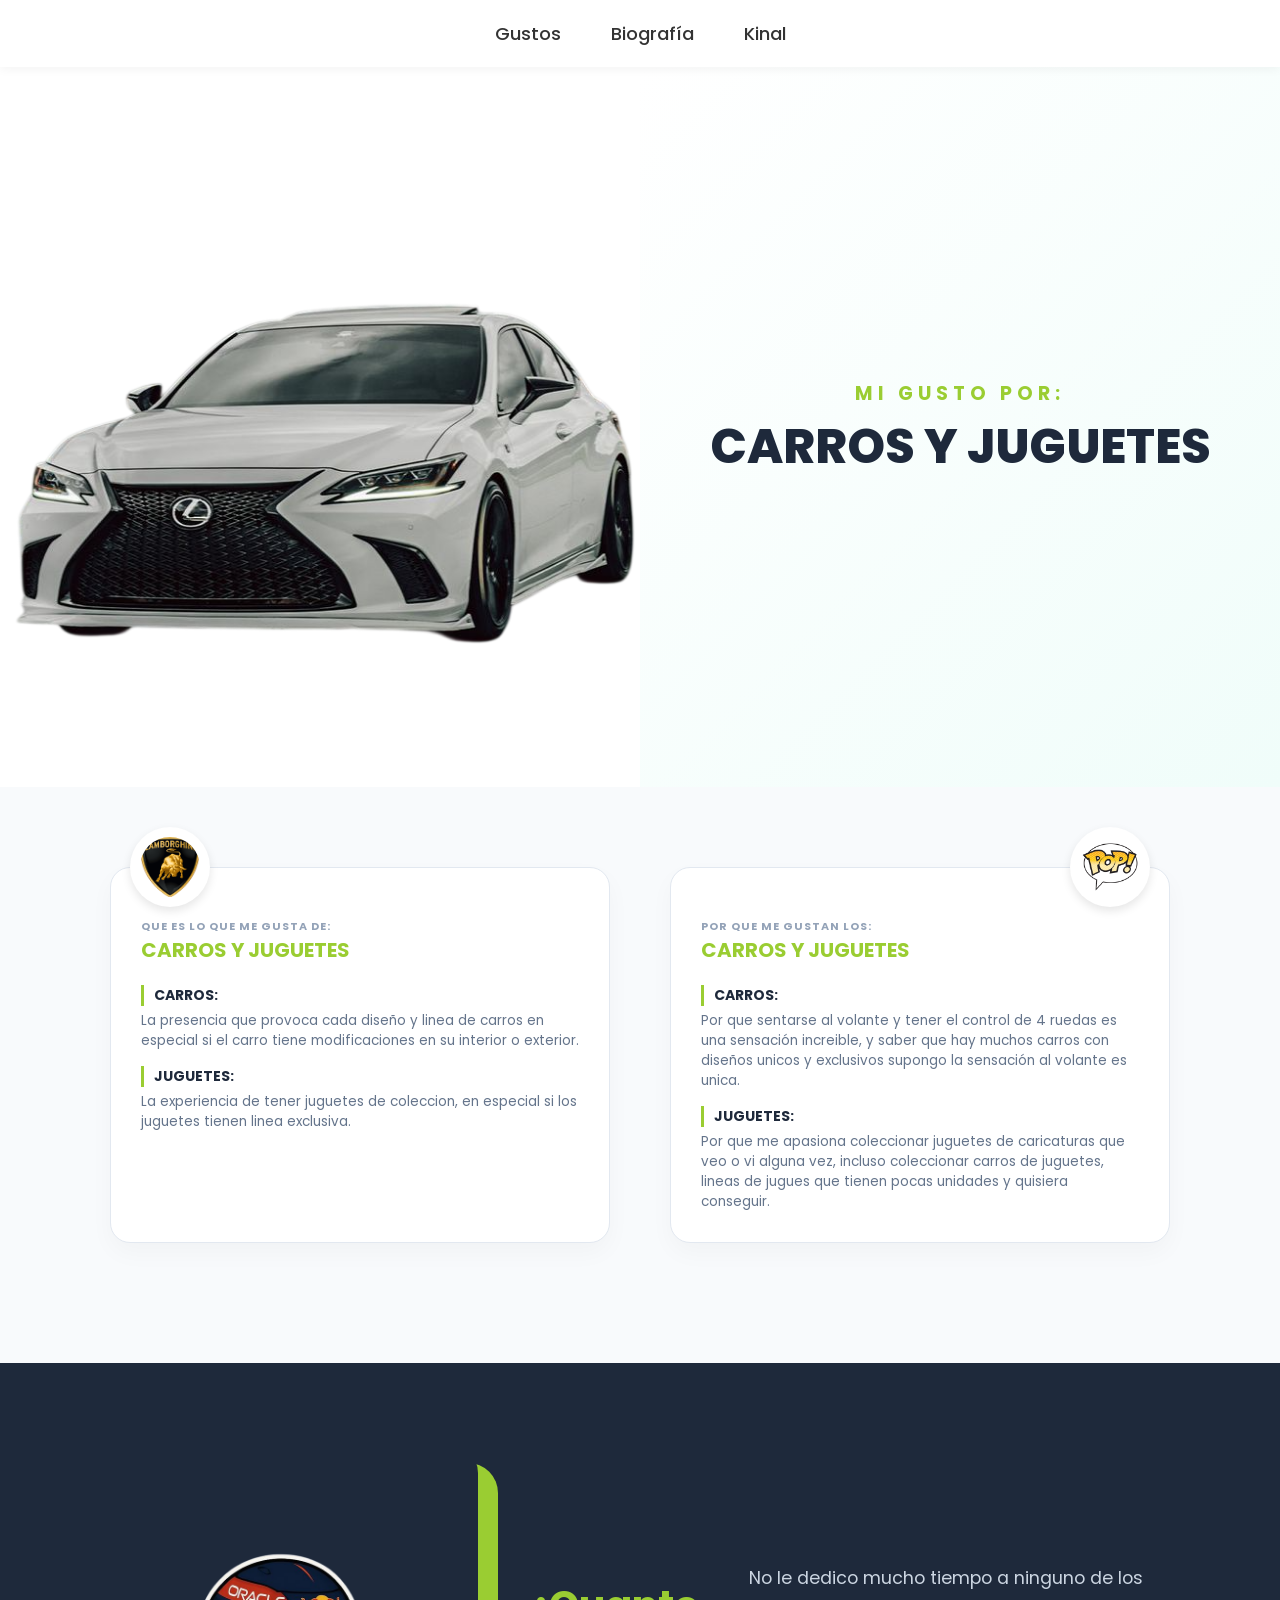
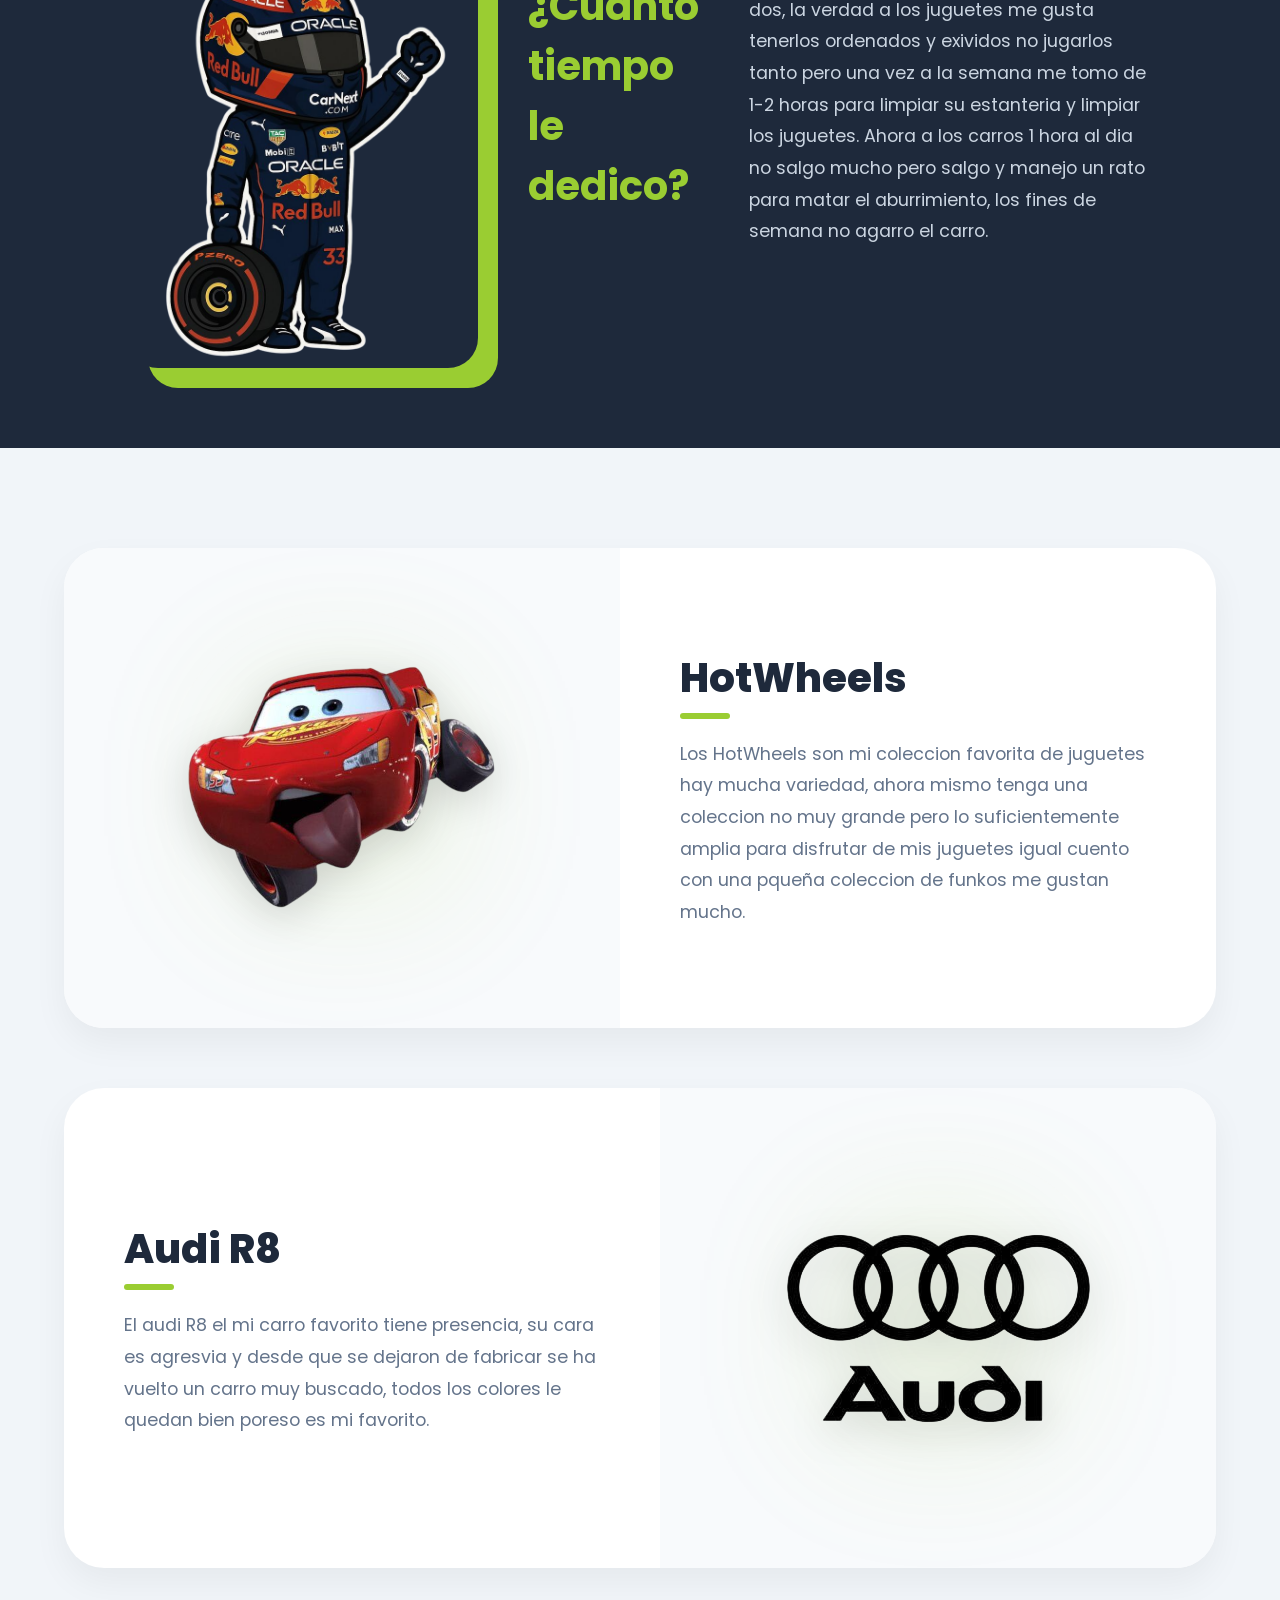
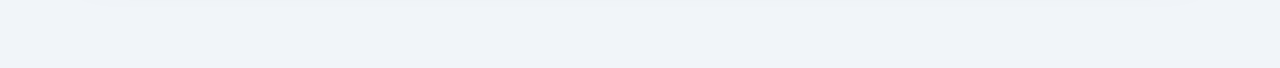
<file: assets/paginaUno/index.html>
<!DOCTYPE html>
<html lang="en">

<head>
    <meta charset="UTF-8">
    <meta name="viewport" content="width=device-width, initial-scale=1.0">
    <link rel="stylesheet" href="index.css">
    <link rel="stylesheet" href="https://cdn.jsdelivr.net/npm/bootstrap-icons@1.13.1/font/bootstrap-icons.min.css">
    <title>Mis Gustos</title>
</head>

<body>

    <div>
        <nav class="contenedor-encabezado">
            <input type="checkbox" id="menu">

            <label for="menu" class="menu-hamburguesa">
                <i class="bi bi-list"></i>
            </label>

            <ul>
                <li><a href="../paginaUno/index.html">Gustos</a></li>
                <li><a href="../paginaDos/biografia.html">Biografía</a></li>
                <li><a href="../paginaTres/kinal.html">Kinal</a></li>
            </ul>
        </nav>
    </div>

    <section>

        <div class="gusto">

            <div class="gusto-carrusel">
                <ul>
                    <li><img src="../img/carrusel1.png" alt="Imagen 1"></li>
                    <li><img src="../img/carrusel2.png" alt="Imagen 2"></li>
                    <li><img src="../img/carrusel3.png" alt="Imagen 3"></li>
                    <li><img src="../img/carrusel4.png" alt="Imagen 4"></li>
                    <li><img src="../img/carrusel5.png" alt="Imagen 5"></li>
                </ul>
            </div>

            <div class="gusto-tema">
                <h1>MI GUSTO POR:</h1>
                <p>CARROS Y JUGUETES</p>
            </div>

        </div>

    </section>

    <section>

        <div class="quele-contenedor">

            <img src="../img/sobre1.png" alt="Logo Lamborguini">

            <div class="quele-gusta">
                <h1>QUE ES LO QUE ME GUSTA DE:</h1>
                <h2>CARROS Y JUGUETES</h2>
                <div class="explicacion">
                    <h5>CARROS:</h5>
                    <p>
                        La presencia que provoca cada diseño y linea de carros en especial si el carro tiene
                        modificaciones
                        en su interior o exterior.
                    </p>

                    <h5>JUGUETES:</h5>
                    <p>
                        La experiencia de tener juguetes de coleccion, en especial si los juguetes tienen linea
                        exclusiva.
                    </p>
                </div>
            </div>

        </div>

        <div class="porque-contenedor">

            <img src="../img/sobre2.png" alt="Logo Funko">

            <div class="porque-gusta">

                <h1>POR QUE ME GUSTAN LOS:</h1>
                <h2>CARROS Y JUGUETES</h2>
                <div class="explicacion">
                    <h5>CARROS:</h5>
                    <p>
                        Por que sentarse al volante y tener el control de 4 ruedas es una sensación increible, y saber
                        que
                        hay muchos carros con diseños unicos y exclusivos supongo la sensación al volante es unica.
                    </p>

                    <h5>JUGUETES:</h5>
                    <p>
                        Por que me apasiona coleccionar juguetes de caricaturas que veo o vi alguna vez, incluso
                        coleccionar
                        carros de juguetes, lineas de jugues que tienen pocas unidades y quisiera conseguir.
                    </p>
                </div>

            </div>

        </div>

    </section>

    <section>

        <div class="tiempo">

            <img src="../img/piloto.png" alt="">

            <h1>¿Cuanto tiempo le dedico?</h1>
            <p>
                No le dedico mucho tiempo a ninguno de los dos, la verdad a los juguetes me gusta tenerlos ordenados y
                exividos no jugarlos tanto pero una vez a la semana me tomo de 1-2 horas para limpiar su estanteria y
                limpiar los juguetes.

                Ahora a los carros 1 hora al dia no salgo mucho pero salgo y manejo un rato para matar el aburrimiento,
                los fines de semana no agarro el carro.
            </p>

        </div>

    </section>

    <section>

        <div class="info-extra">

            <div class="coleccion-fav">

                <div class="contenido-img">
                    <img src="../img/cars.png" alt="">
                </div>

                <div class="contenido-text">
                    <h1>HotWheels</h1>
                    <p>
                        Los HotWheels son mi coleccion favorita de juguetes hay mucha variedad, ahora mismo tenga una
                        coleccion no muy grande pero lo suficientemente amplia para disfrutar de mis juguetes igual cuento
                        con una pqueña coleccion de funkos me gustan mucho.
                    </p>
                </div>

            </div>

            <div class="carro-fav">

                <div class="contenido-text">
                    <h1>Audi R8</h1>
                    <p>
                        El audi R8 el mi carro favorito tiene presencia, su cara es agresvia y desde que se dejaron de
                        fabricar se ha vuelto un carro muy buscado, todos los colores le quedan bien poreso es mi favorito.
                    </p>
                </div>

                <div class="contenido-img">
                    <img src="../img/audi.png" alt="">
                </div>

            </div>

        </div>

    </section>

</body>

</html>
</file>
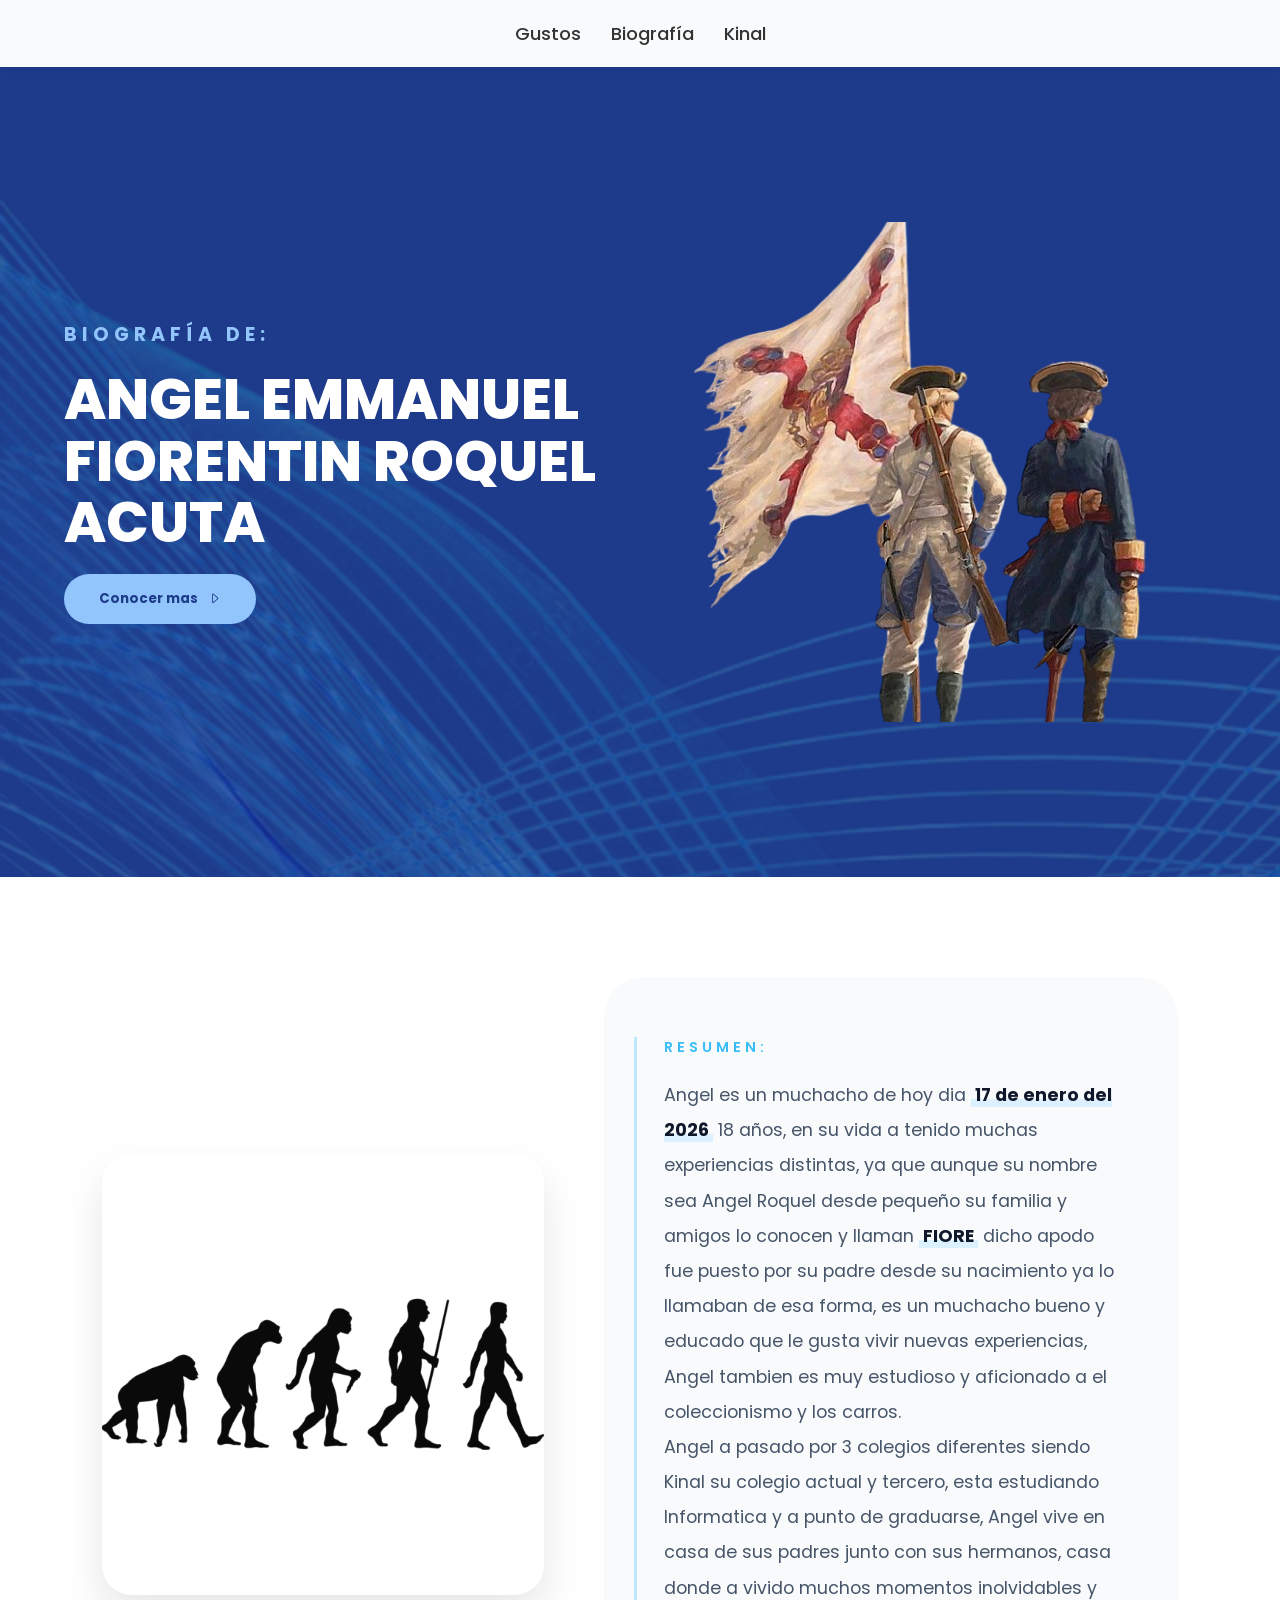
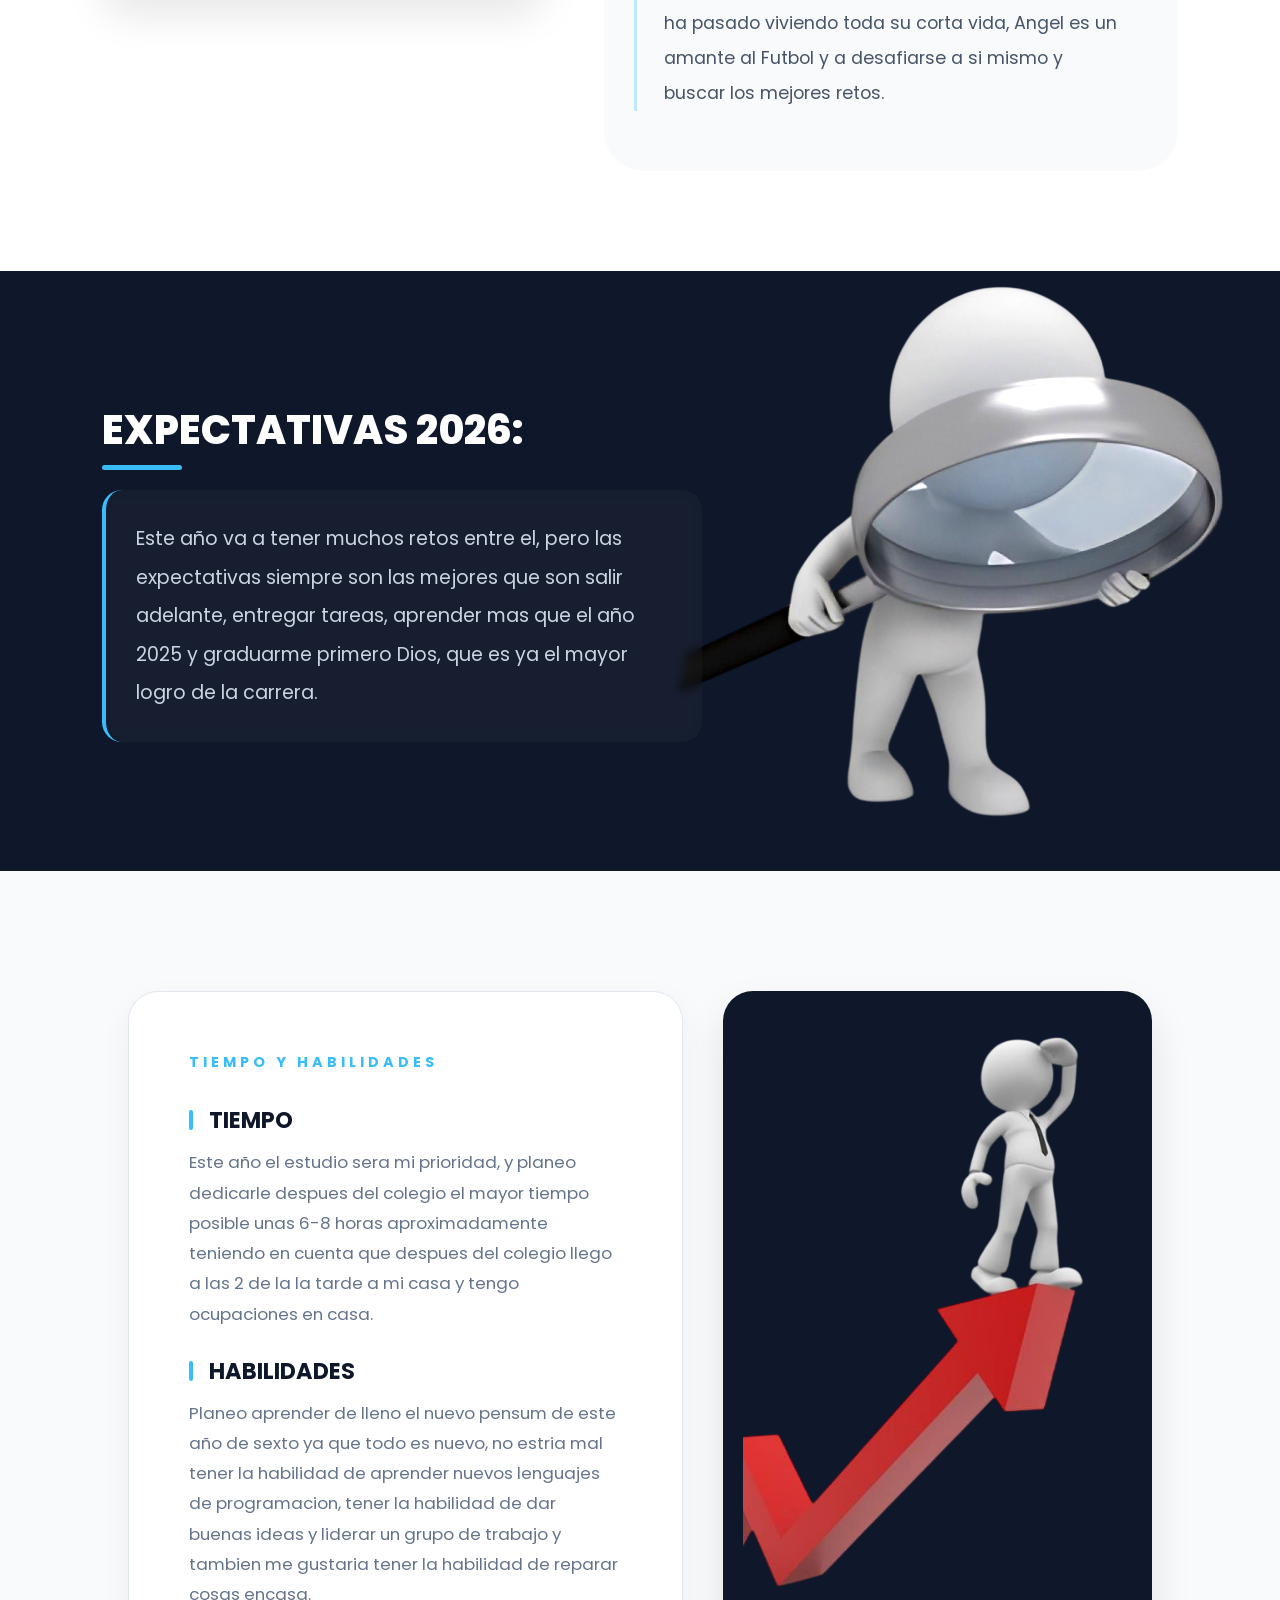
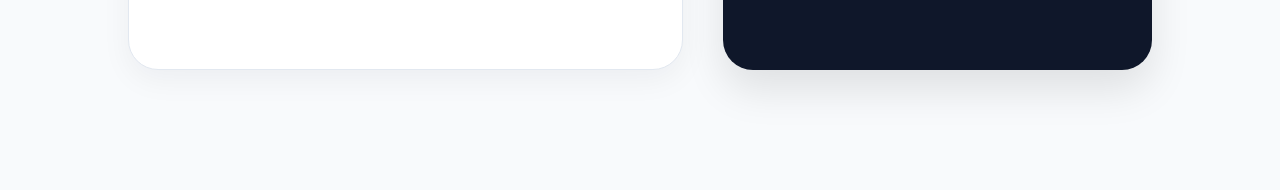
<file: assets/paginaDos/biografia.html>
<!DOCTYPE html>
<html lang="en">

<head>
    <meta charset="UTF-8">
    <meta name="viewport" content="width=device-width, initial-scale=1.0">
    <link rel="stylesheet" href="https://cdn.jsdelivr.net/npm/bootstrap-icons@1.13.1/font/bootstrap-icons.min.css">
    <link rel="stylesheet" href="biografia.css">
    <title>Biografía</title>
</head>

<body>

    <div>
        <nav class="contenedor-encabezado">
            <input type="checkbox" id="menu">
            <label for="menu" class="menu-hamburguesa">
                <i class="bi bi-list"></i>
            </label>

            <ul>
                <li><a href="../paginaUno/index.html">Gustos</a></li>
                <li><a href="biografia.html">Biografía</a></li>
                <li><a href="../paginaTres/kinal.html">Kinal</a></li>
            </ul>
        </nav>
    </div>

    <section class="primera-seccion">

        <div class="biografia-img-uno">
            <img src="../img/fondo1.png" alt="Imagen de Fondo de la seccion">
        </div>

        <div class="biografia">

            <div class="biografia-text">
                <h1>BIOGRAFÍA DE:</h1>
                <p>ANGEL EMMANUEL FIORENTIN ROQUEL ACUTA</p>

                <div class="biografia-boton">
                    <button><a href="#biografia-dos">Conocer mas <i class="bi bi-caret-right"></i></a></button>
                </div>
            </div>

            <div class="biografia-img">
                <img src="../img/biografia1.png" alt="Imagen delante">
            </div>

        </div>

    </section>

    <section class="segunda-seccion" id="biografia-dos">

        <div class="biografia-img-dos">
            <img src="../img/biografia2.png" alt="imgaen biografia">
        </div>

        <div class="informacion">
            <h1>RESUMEN:</h1>
            <p>
                Angel es un muchacho de hoy dia <strong>17 de enero del 2026</strong> 18 años, en su vida a tenido
                muchas experiencias distintas, ya que aunque su nombre sea Angel Roquel desde pequeño su familia y
                amigos lo conocen y llaman <strong>FIORE</strong> dicho apodo fue puesto por su padre desde su
                nacimiento ya lo llamaban de esa forma, es un muchacho bueno y educado que le gusta vivir nuevas
                experiencias, Angel tambien es muy estudioso y aficionado a el coleccionismo y los carros. <br> Angel a
                pasado por 3 colegios diferentes siendo Kinal su colegio actual y tercero, esta estudiando Informatica y
                a punto de graduarse, Angel vive en casa de sus padres junto con sus hermanos, casa donde a vivido
                muchos momentos inolvidables y ha pasado viviendo toda su corta vida, Angel es un amante al Futbol y a
                desafiarse a si mismo y buscar los mejores retos.
            </p>

        </div>

    </section>

    <section class="tercera-seccion">

        <div class="expectativas">

            <h1>EXPECTATIVAS 2026:</h1>
            <P>
                Este año va a tener muchos retos entre el, pero las expectativas siempre son las mejores que son salir
                adelante, entregar tareas, aprender mas que el año 2025 y graduarme primero Dios, que es ya el mayor
                logro de la carrera.
            </P>

        </div>

        <div class="img-expectativas">
            <img src="../img/biografia4.png" alt="Imagen seccion de expectativa">
        </div>

    </section>

    <section class="cuarta-seccion">

        <div class="informacion-estudio">
            <h1>TIEMPO Y HABILIDADES</h1>
            <H2>TIEMPO</H2>
            <P>
                Este año el estudio sera mi prioridad, y planeo dedicarle despues del colegio el mayor tiempo posible
                unas 6-8 horas aproximadamente teniendo en cuenta que despues del colegio llego a las 2 de la la tarde a
                mi casa y tengo ocupaciones en casa.
            </P>
            <H2>HABILIDADES</H2>
            <P>
                Planeo aprender de lleno el nuevo pensum de este año de sexto ya que todo es nuevo, no estria mal
                tener la habilidad de aprender nuevos lenguajes de programacion, tener la habilidad de dar buenas ideas
                y liderar un grupo de trabajo y tambien me gustaria tener la habilidad
                de reparar cosas encasa.
            </P>
        </div>

        <div class="img-habilidades">
            <img src="../img/biografia6.png" alt="">
        </div>

    </section>

</body>

</html>
</file>
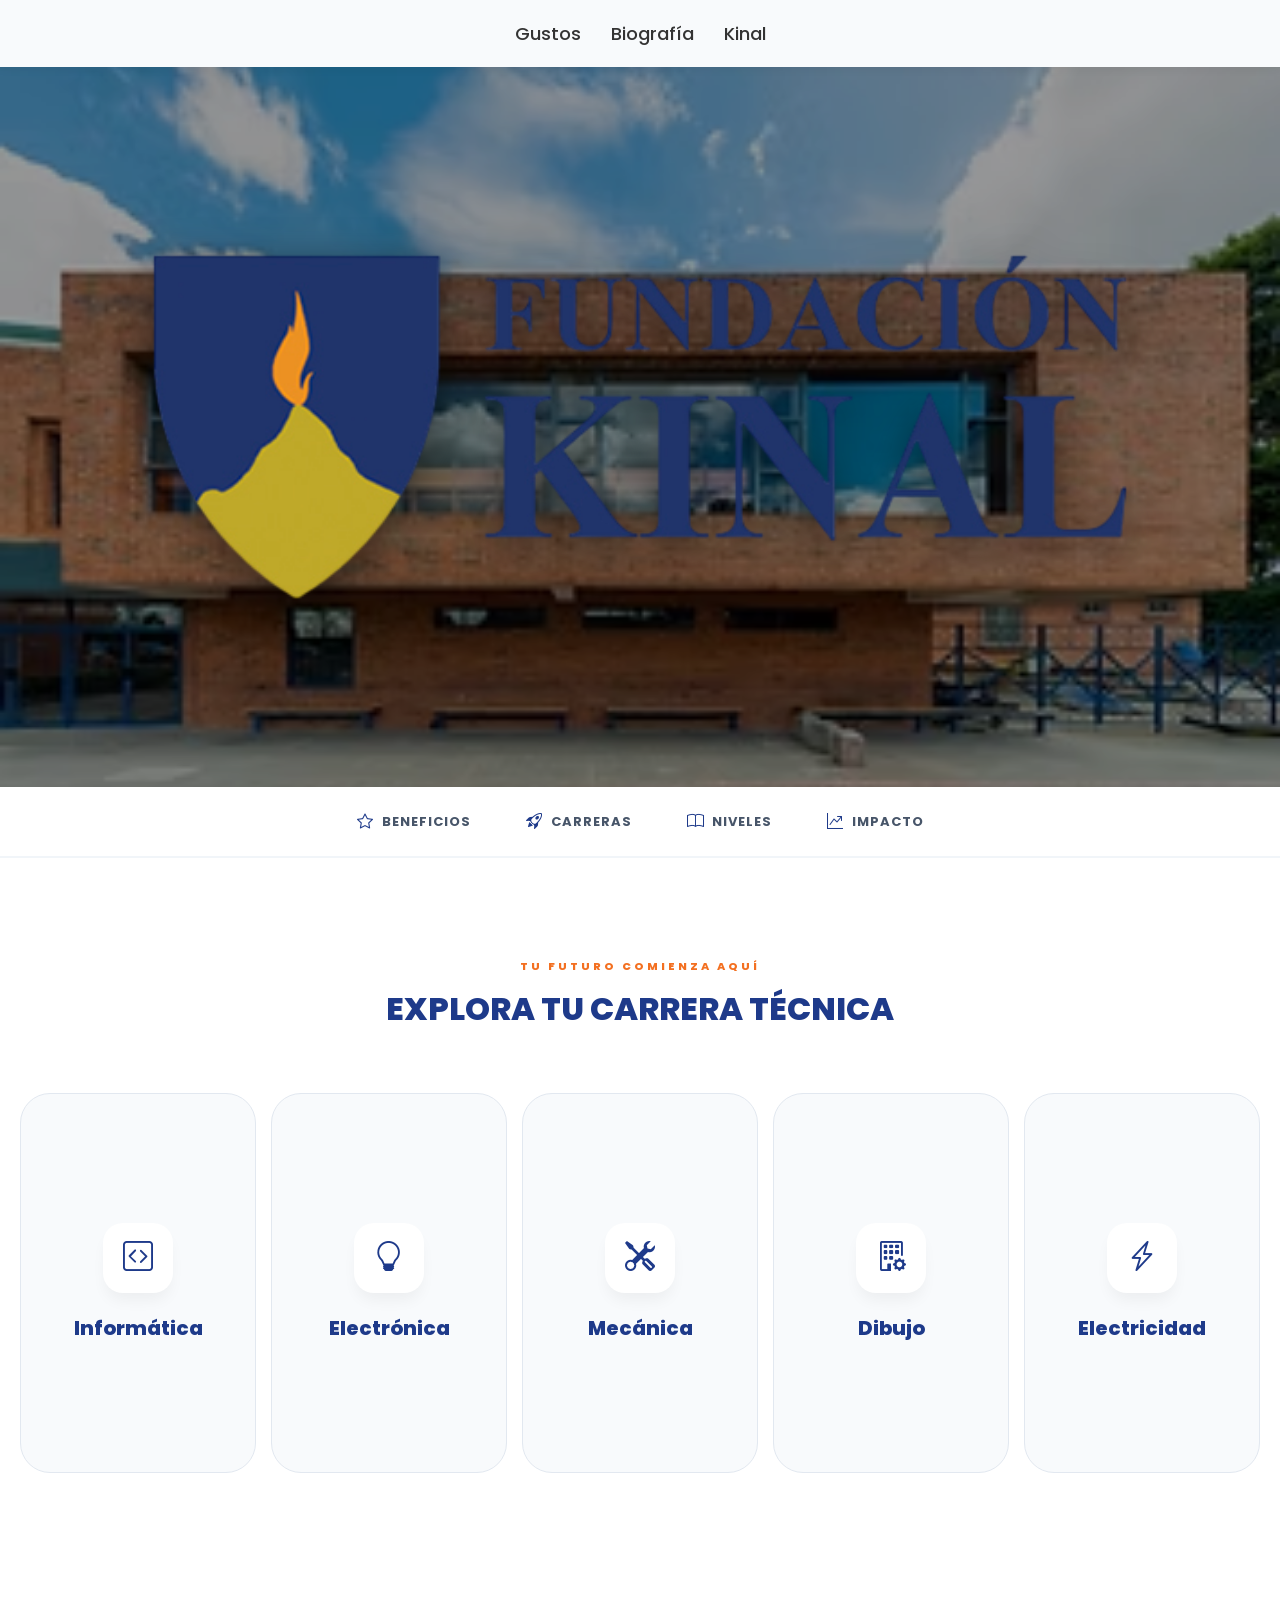
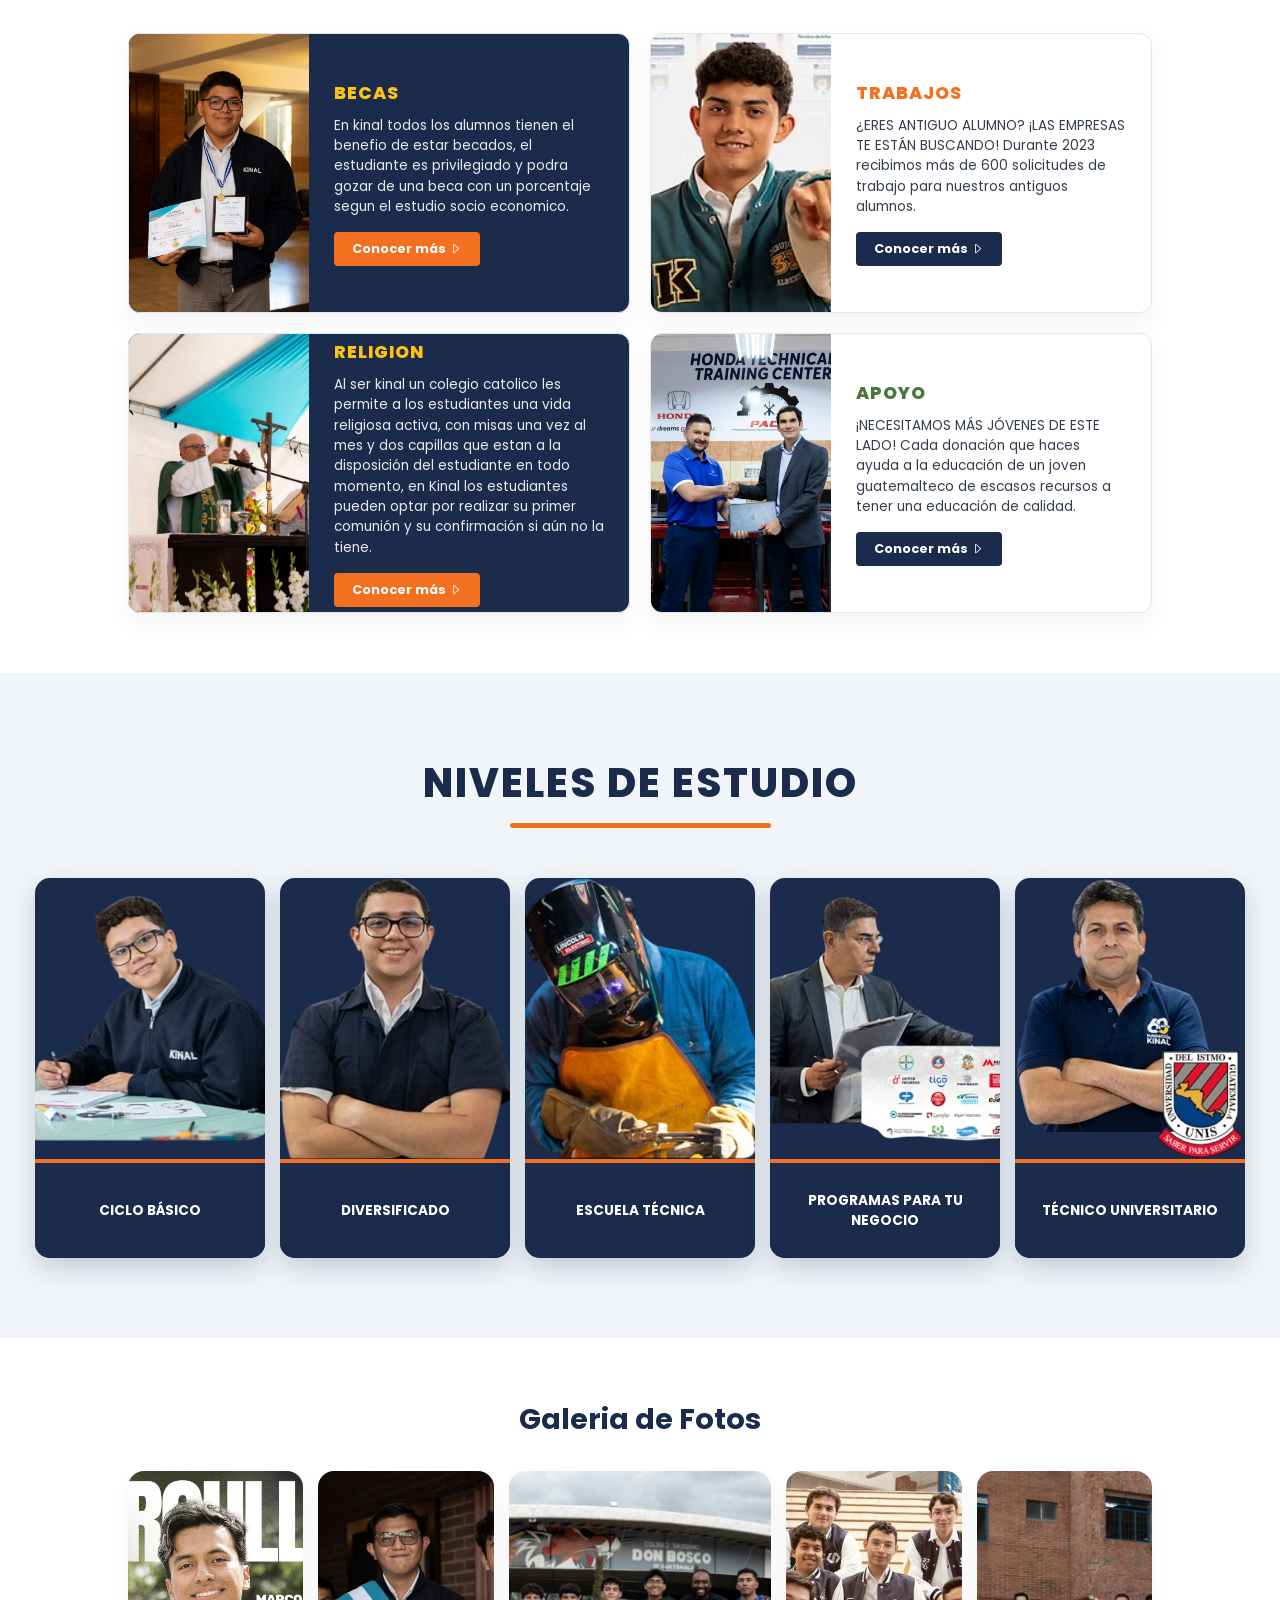
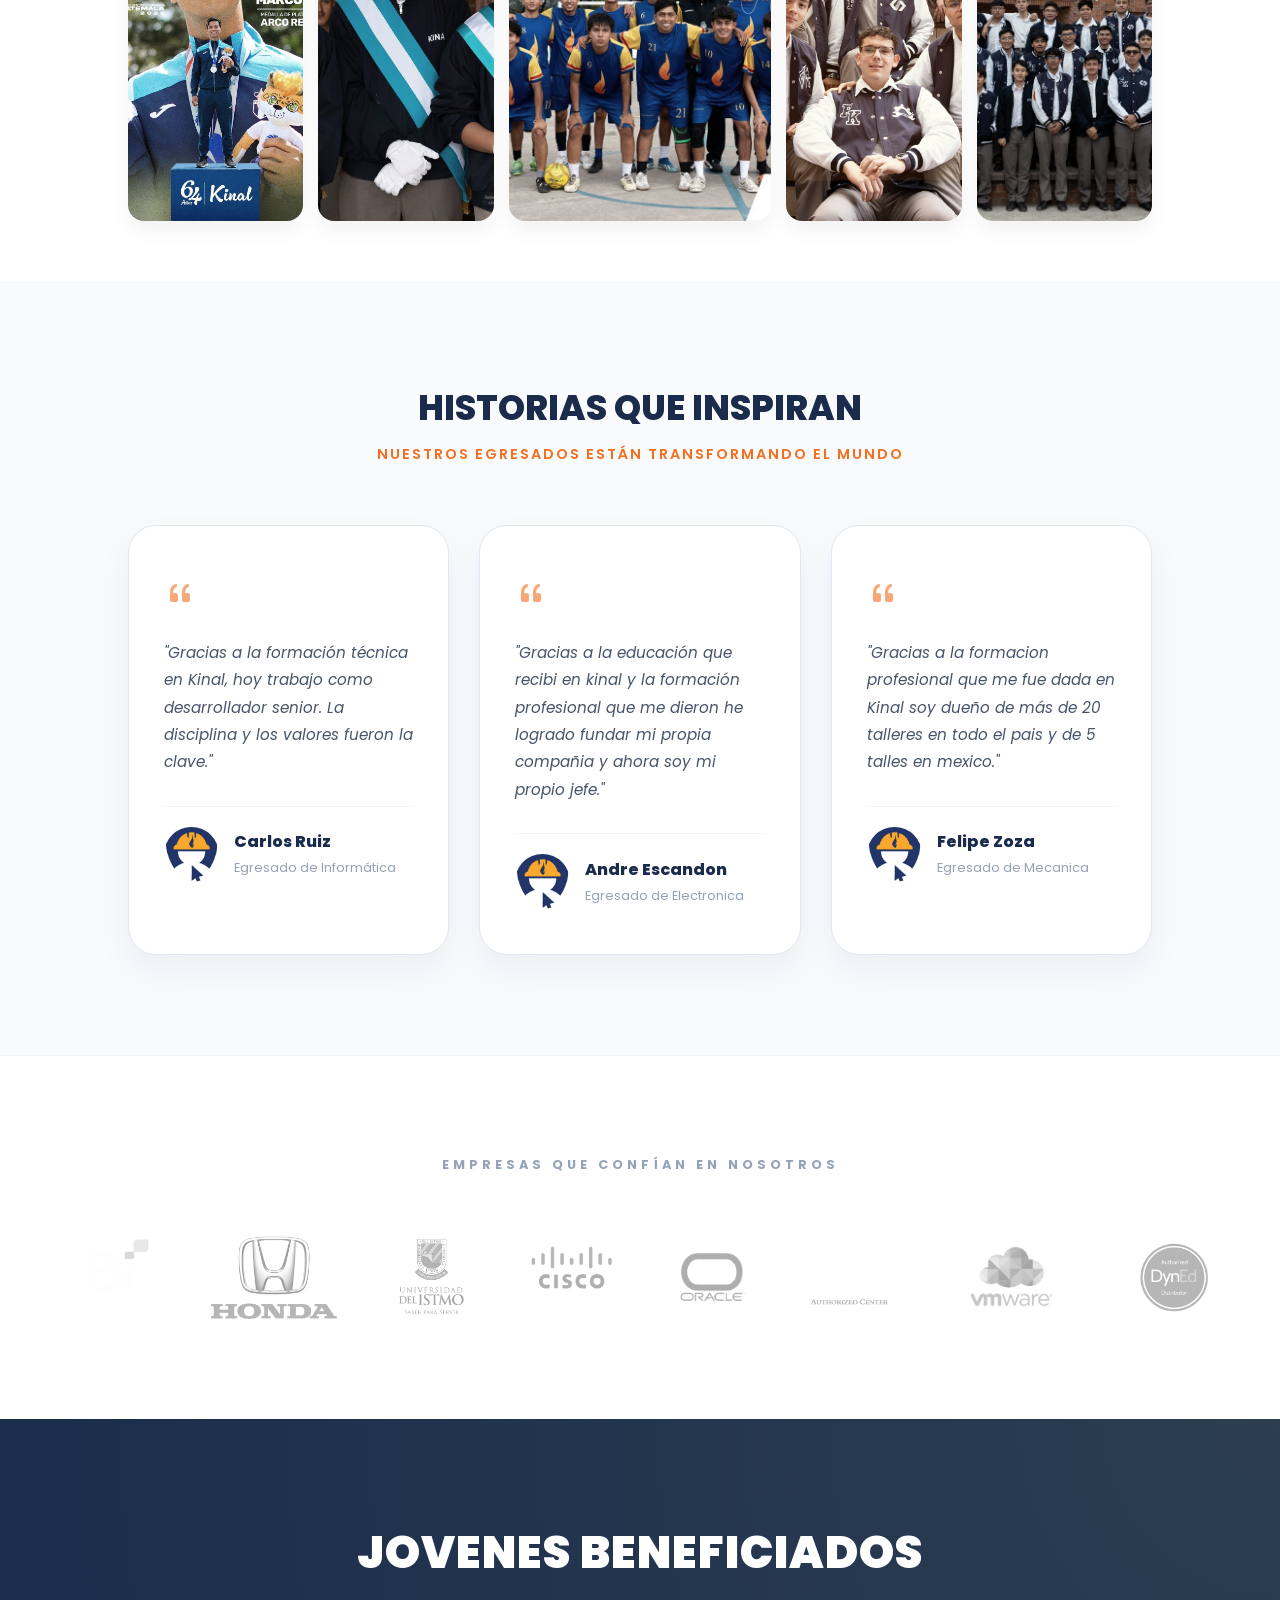
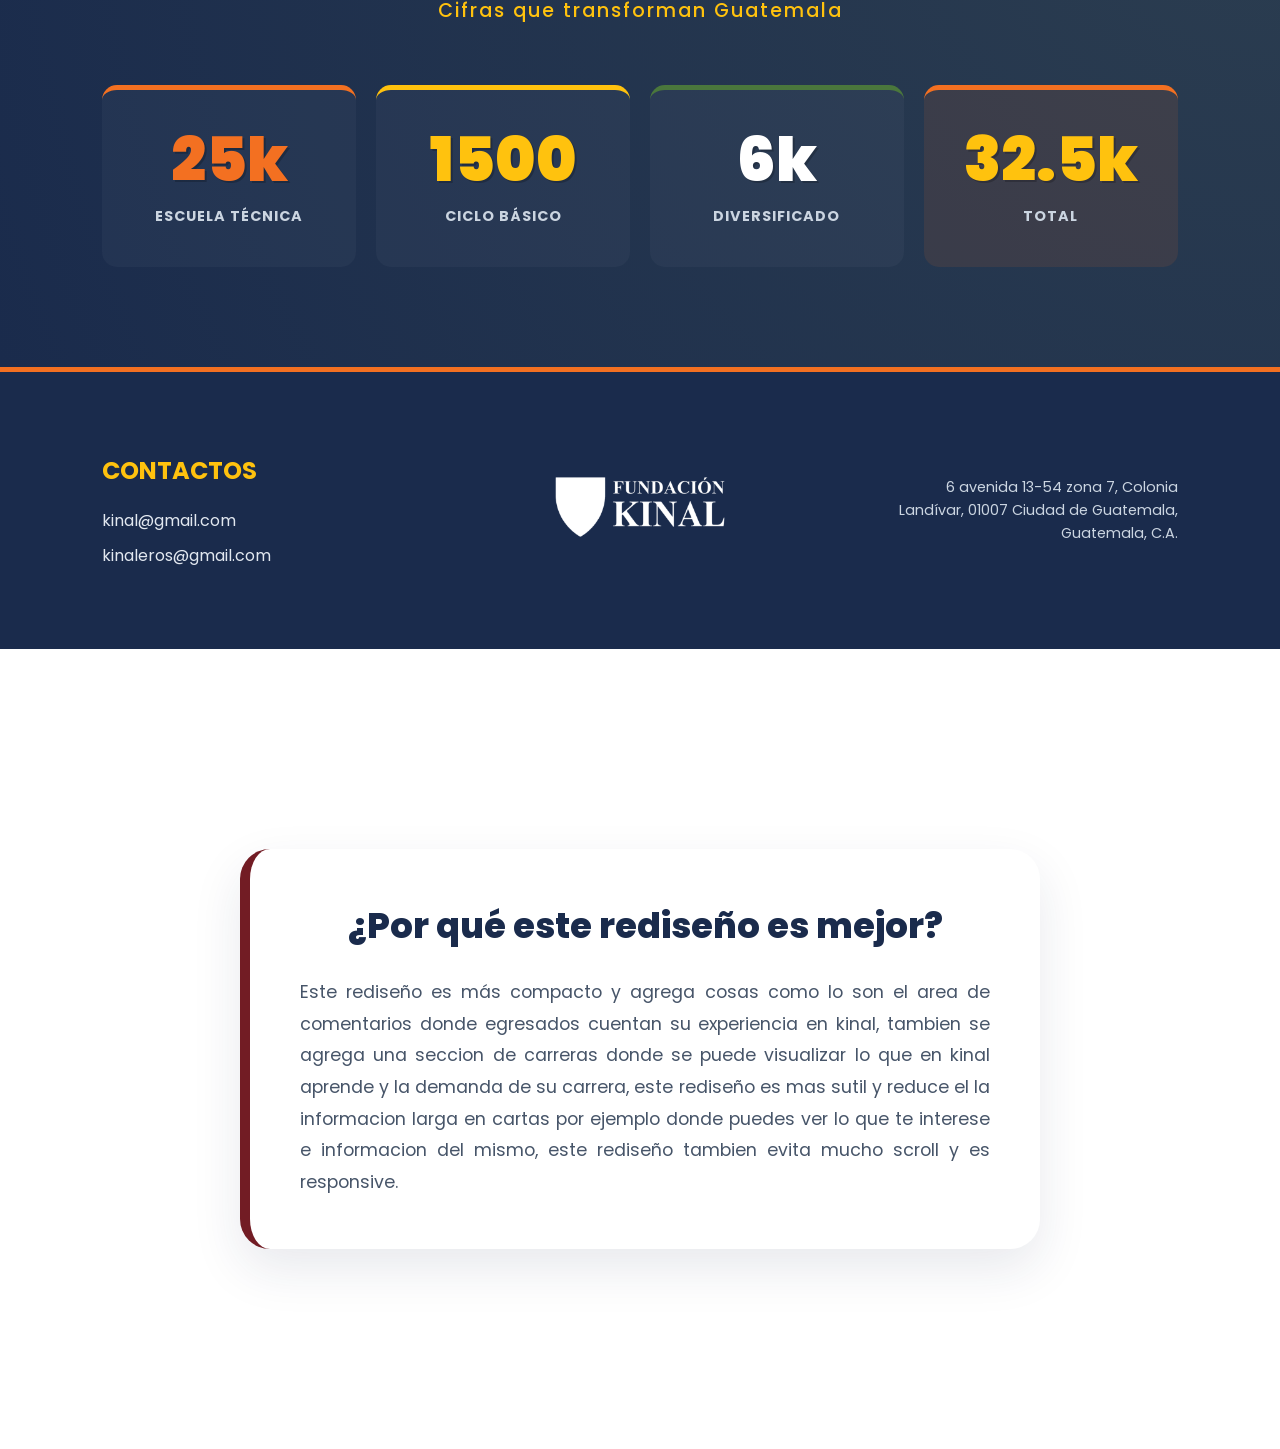
<file: assets/paginaTres/kinal.html>
<!DOCTYPE html>
<html lang="en">

<head>
    <meta charset="UTF-8">
    <meta name="viewport" content="width=device-width, initial-scale=1.0">
    <link rel="stylesheet" href="https://cdn.jsdelivr.net/npm/bootstrap-icons@1.13.1/font/bootstrap-icons.min.css">
    <link rel="stylesheet" href="kinal.css">
    <title>Kinal</title>
</head>

<body>

    <div>
        <nav class="contenedor-encabezado">
            <input type="checkbox" id="menu">
            <label for="menu" class="menu-hamburguesa">
                <i class="bi bi-list"></i>
            </label>

            <ul>
                <li><a href="../paginaUno/index.html">Gustos</a></li>
                <li><a href="../paginaDos/biografia.html">Biografía</a></li>
                <li><a href="kinal.html">Kinal</a></li>
            </ul>
        </nav>
    </div>

    <section class="kinal">

        <div class="letras-kinal">
            <img src="../img/kinalletras.png" alt="">
        </div>

        <div class="carrusel-kinal">

            <div class="carrusel">
                <ul>
                    <li><img src="../img/kinal1.avif" alt=""></li>
                    <li><img src="../img/kinal2.jpg" alt=""></li>
                    <li><img src="../img/kinal3.avif" alt=""></li>
                    <li><img src="../img/kinal4.avif" alt=""></li>
                    <li><img src="../img/kinal5.jpg" alt=""></li>
                </ul>
            </div>

        </div>

    </section>

    <nav class="sub-men">
        <div class="sub-menu-contenedor">
            <a href=""><i class="bi bi-star"></i> Beneficios</a>
            <a href=""><i class="bi bi-rocket-takeoff"></i> Carreras</a>
            <a href=""><i class="bi bi-book"></i> Niveles</a>
            <a href=""><i class="bi bi-graph-up-arrow"></i> Impacto</a>
        </div>
    </nav>

    <section class="explorar">
        <div class="encabezado-explorar">
            <span>TU FUTURO COMIENZA AQUÍ</span>
            <h1>EXPLORA TU CARRERA TÉCNICA</h1>
        </div>

        <div class="explorar-carrera">
            <div class="carrera-item">
                <div class="carrera-icono"><i class="bi bi-code-square"></i></div>
                <h3>Informática</h3>
                <div class="carrera-vista">
                    <p>Domina el desarrollo de aplicaciones empresariales a gran escala.</p>
                    <div class="demanda">Alta Demanda</div>
                </div>
            </div>

            <div class="carrera-item">
                <div class="carrera-icono"><i class="bi bi-lightbulb"></i></div>
                <h3>Electrónica</h3>
                <div class="carrera-vista">
                    <p>Diseño de circuitos y robótica industrial avanzada.</p>
                    <div class="demanda">Innovación</div>
                </div>
            </div>

            <div class="carrera-item">
                <div class="carrera-icono"><i class="bi bi-tools"></i></div>
                <h3>Mecánica</h3>
                <div class="carrera-vista">
                    <p>Especialízate en sistemas automotrices de última generación.</p>
                    <div class="demanda">Certificado</div>
                </div>
            </div>

            <div class="carrera-item">
                <div class="carrera-icono"><i class="bi bi-building-gear"></i></div>
                <h3>Dibujo</h3>
                <div class="carrera-vista">
                    <p>Diseño arquitectónico y modelado 3D profesional.</p>
                    <div class="demanda">Creativo</div>
                </div>
            </div>

            <div class="carrera-item">
                <div class="carrera-icono"><i class="bi bi-lightning-charge"></i></div>
                <h3>Electricidad</h3>
                <div class="carrera-vista">
                    <p>Instalaciones industriales y sistemas de energía renovable.</p>
                    <div class="demanda">Potencial</div>
                </div>
            </div>
        </div>
    </section>

    <section class="oportuniades">

        <div class="becas">

            <div class="becas-img">
                <img src="../img/kinal6.jpeg" alt="">
            </div>

            <div class="becas-text">
                <h1>BECAS</h1>
                <p>En kinal todos los alumnos tienen el benefio de estar becados, el estudiante es privilegiado y podra
                    gozar de una beca con un porcentaje segun el estudio socio economico.
                </p>
                <button>
                    Conocer más <i class="bi bi-caret-right"></i>
                </button>
            </div>

        </div>

        <div class="trabajo">

            <div class="trabajo-imb">
                <img src="../img/kinal7.avif" alt="">
            </div>

            <div class="trabajo-text">
                <h1>TRABAJOS</h1>
                <p>
                    ¿ERES ANTIGUO ALUMNO?
                    ¡LAS EMPRESAS TE ESTÁN BUSCANDO!
                    Durante 2023 recibimos más de 600 solicitudes de trabajo para nuestros antiguos alumnos.
                </p>
                <button>
                    Conocer más <i class="bi bi-caret-right"></i>
                </button>
            </div>

        </div>

        <div class="religion">

            <div class="religion-img">
                <img src="../img/kinal8.jpeg" alt="">
            </div>

            <div class="religion-text">
                <h1>RELIGION</h1>
                <p>Al ser kinal un colegio catolico les permite a los estudiantes una vida religiosa activa, con misas
                    una vez al mes y dos capillas que estan a la disposición del estudiante en todo momento, en Kinal
                    los estudiantes pueden optar por realizar su primer comunión y su confirmación si aún no la tiene.
                </p>
                <button>
                    Conocer más <i class="bi bi-caret-right"></i>
                </button>
            </div>

        </div>

        <div class="apoyo">

            <div class="apoyo-img">
                <img src="../img/kinal9.jpeg" alt="">
            </div>

            <div class="apoyo-text">
                <h1>APOYO</h1>
                <p>
                    ¡NECESITAMOS MÁS
                    JÓVENES DE ESTE LADO!
                    Cada donación que haces ayuda a la educación de un joven guatemalteco de escasos recursos a tener
                    una educación de calidad.
                </p>
                <button>
                    Conocer más <i class="bi bi-caret-right"></i>
                </button>
            </div>

        </div>

    </section>

    <section class="estudios">

        <h1>NIVELES DE ESTUDIO</h1>

        <div class="estudios-cards">

            <div class="card-basico">
                <div class="parte enfrente">
                    <img src="../img/estudio1.png" alt="">
                    <h3>CICLO BÁSICO</h3>
                </div>
                <div class="parte atras">
                    <h3>CICLO BÁSICO</h3>
                    <p>
                        Kinal ofrece su programa de Educación General Básica para todos aquellos jóvenes que buscan una
                        orientación técnica y excelencia académica.
                    </p>
                    <div class="detalles">
                        <a href="#">Detalles <i class="bi bi-caret-right"></i></a>
                    </div>
                </div>
            </div>

            <div class="card-diversificado">
                <div class="enfrente">
                    <img src="../img/estudio2.png" alt="">
                    <h3>DIVERSIFICADO</h3>
                </div>
                <div class="atras">
                    <h3>DIVERSIFICADO</h3>
                    <p>
                        Durante 3 años se prepara al joven de forma técnica y académica, el egresado estará listo para
                        trabajar en el ramo técnico de la especialidad que eligió estudiar; el título obtenido le
                        permitirá ingresar a la universidad.
                    </p>
                    <div class="detalles">
                        <a href="#">Detalles <i class="bi bi-caret-right"></i></a>
                    </div>
                </div>
            </div>

            <div class="card-tecnica">
                <div class="enfrente">
                    <img src="../img/estudio3.png" alt="">
                    <h3>ESCUELA TÉCNICA</h3>
                </div>
                <div class="atras">
                    <h3>ESCUELA TÉCNICA</h3>
                    <p>
                        Contamos con más de 30 especialidades técnicas y tecnológicas que pueden favorecer tu
                        crecimiento
                        y/o tu inserción laboral.
                    </p>
                    <div class="detalles">
                        <a href="#">Detalles <i class="bi bi-caret-right"></i></a>
                    </div>
                </div>
            </div>

            <div class="card-negocio">
                <div class="enfrente">
                    <img src="../img/estudio4.png" alt="">
                    <h3>PROGRAMAS PARA TU NEGOCIO</h3>
                </div>
                <div class="atras">
                    <h3>PROGRAMAS PARA TU NEGOCIO</h3>
                    <p>
                        Podemos diseñar conjuntamente el programa de formación profesional que mejor se adapte a tus
                        necesidades de capacitación.
                    </p>
                    <div class="detalles">
                        <a href="#">Detalles <i class="bi bi-caret-right"></i></a>
                    </div>
                </div>
            </div>

            <div class="card-universitario">
                <div class="enfrente">
                    <img src="../img/estudio5.png" alt="">
                    <h3>TÉCNICO UNIVERSITARIO</h3>
                </div>
                <div class="atras">
                    <h3>TÉCNICO UNIVERSITARIO</h3>
                    <p>
                        Dirigido al fortalecimiento de mandos medios y especialmente aquellos que han cursado una
                        carrera técnica y desean continuar con estudios a nivel universitario. Estos estudios son
                        avalados por la Universidad del Istmo.
                    </p>
                    <div class="detalles">
                        <a href="#">Detalles <i class="bi bi-caret-right"></i></a>
                    </div>
                </div>
            </div>

        </div>

    </section>

    <section class="album">
        <h1>Galeria de Fotos</h1>
        <div class="galeria">
            <div class="foto"><img src="../img/album1.jpg" alt="album 1"></div>
            <div class="foto"><img src="../img/album2.jpg" alt="album 2"></div>
            <div class="foto grande"><img src="../img/album3.jpg" alt="album 3"></div>
            <div class="foto"><img src="../img/album4.jpg" alt="album 4"></div>
            <div class="foto"><img src="../img/album5.jpg" alt="album 5"></div>
        </div>
    </section>

    <section class="comentarios">
        <div class="comentario-encabezado">
            <h1>HISTORIAS QUE INSPIRAN</h1>
            <p>Nuestros egresados están transformando el mundo</p>
        </div>

        <div class="comentario-contenedor">
            <div class="comentario-carta">
                <div class="comilla"><i class="bi bi-quote"></i></div>
                <p>"Gracias a la formación técnica en Kinal, hoy trabajo como desarrollador senior. La disciplina y los
                    valores fueron la clave."</p>
                <div class="perfil">
                    <img src="../img/trabajoKinal.png" alt="Egresado">
                    <div class="perfil-info">
                        <span class="nombre">Carlos Ruiz</span>
                        <span class="puesto">Egresado de Informática</span>
                    </div>
                </div>
            </div>

            <div class="comentario-carta">
                <div class="comilla"><i class="bi bi-quote"></i></div>
                <p>"Gracias a la educación que recibi en kinal y la formación profesional que me dieron he logrado
                    fundar
                    mi propia compañia y ahora soy mi propio jefe."</p>
                <div class="perfil">
                    <img src="../img/trabajoKinal.png" alt="Egresado">
                    <div class="perfil-info">
                        <span class="nombre">Andre Escandon</span>
                        <span class="puesto">Egresado de Electronica</span>
                    </div>
                </div>
            </div>

            <div class="comentario-carta">
                <div class="comilla"><i class="bi bi-quote"></i></div>
                <p>"Gracias a la formacion profesional que me fue dada en Kinal soy dueño de más de 20
                    talleres en todo el pais y de 5 talles en mexico."</p>
                <div class="perfil">
                    <img src="../img/trabajoKinal.png" alt="Egresado">
                    <div class="perfil-info">
                        <span class="nombre">Felipe Zoza</span>
                        <span class="puesto">Egresado de Mecanica</span>
                    </div>
                </div>
            </div>

        </div>
    </section>

    <section class="patrocinadores">
        <p>Empresas que confían en nosotros</p>
        <div class="logos-patrocinios">
            <img src="../img/patrocinador1.png" alt="patrocinador 1">
            <img src="../img/patrocinador2.png" alt="patrocinador 2">
            <img src="../img/patrocinador3.png" alt="patrocinador 3">
            <img src="../img/patrocinador4.png" alt="patrocinador 4">
            <img src="../img/patrocinador5.png" alt="patrocinador 5">
            <img src="../img/patrocinador6.png" alt="patrocinador 6">
            <img src="../img/patrocinador7.png" alt="patrocinador 7">
            <img src="../img/patrocinador8.png" alt="patrocinador 8">
        </div>
    </section>

    <section class="noticias">

        <div class="beneficios">
            <h1>JOVENES BENEFICIADOS</h1>
            <p>Cifras que transforman Guatemala</p>
        </div>

        <div class="beneficios-unidad">

            <div class="tecnica">
                <h1>25k</h1>
                <p>Escuela Técnica</p>
            </div>

            <div class="basico">
                <h1>1500</h1>
                <p>Ciclo Básico</p>
            </div>

            <div class="diversificado">
                <h1>6k</h1>
                <p>Diversificado</p>
            </div>

            <div class="total">
                <h1>32.5k</h1>
                <p>Total</p>
            </div>

        </div>

    </section>

    <section class="contactos">

        <div class="contacto">
            <h1>Contactos</h1>
            <a href="">kinal@gmail.com</a>
            <a href="">kinaleros@gmail.com</a>
        </div>

        <div class="info-img">
            <img src="../img/kinalletras.png" alt="">
        </div>

        <div class="direccion">
            <p>
                6 avenida 13-54 zona 7, Colonia <br>
                Landívar, 01007 Ciudad de Guatemala, <br>
                Guatemala, C.A.
            </p>
        </div>

    </section>

    <section class="explicacion">

        <div class="explicacion-text">

            <h1>
                ¿Por qué este rediseño es mejor?
            </h1>

            <p>
                Este rediseño es más compacto y agrega cosas como lo son el area de comentarios donde egresados cuentan
                su experiencia en kinal, tambien se agrega una seccion de carreras donde se puede visualizar lo que en
                kinal aprende y la demanda de su carrera, este rediseño es mas sutil y reduce el la informacion larga en
                cartas por ejemplo donde puedes ver lo que te interese e informacion del mismo, este rediseño tambien
                evita mucho scroll y es responsive.
            </p>

        </div>

    </section>

</body>

</html>
</file>
<file: assets/paginaUno/index.css>
@import url('https://fonts.googleapis.com/css2?family=Poppins:ital,wght@0,100;0,200;0,300;0,400;0,500;0,600;0,700;0,800;0,900;1,100;1,200;1,300;1,400;1,500;1,600;1,700;1,800;1,900&display=swap');

* {
    font-family: 'Poppins';
    box-sizing: border-box;
    margin: 0;
    padding: 0;
}

body {
    background-color: #f8fafc;
    overflow-x: hidden;
}

/* Encabezado */

.contenedor-encabezado {
    background-color: white;
    padding: 20px 0;
    width: 100%;
    box-shadow: 0 2px 10px rgba(0,0,0,0.05);
    position: sticky;
    top: 0;
    z-index: 1000;
}

.contenedor-encabezado ul{
    display: flex;
    justify-content: center;
    list-style: none;
    gap: 50px;
}

.contenedor-encabezado ul li a {
    font-size: 18px;
    text-decoration: none;
    color: #333;
    font-weight: 500;
    transition: color 0.3s ease;
}

.contenedor-encabezado ul li a:hover {
    color: greenyellow;
}

/* Primera seccion */

.gusto {
    width: 100%;
    height: 80vh;
    display: flex;
    background: white;
    overflow: hidden;
}

/*Carrusel*/

.gusto-carrusel {
    width: 50%;
    height: 100%;
}

.gusto-carrusel ul {
    display: flex;
    width: 500%;
    height: 100%;
    list-style: none;
    animation: carrusel 15s infinite alternate ease-in-out;
}

.gusto-carrusel li {
    width: 100%;
    height: 100%;
}

.gusto-carrusel img {
    width: 100%;
    height: 100%;
    object-fit: cover;
}

.gusto-tema {
    width: 50%;
    display: flex;
    flex-direction: column;
    justify-content: center;
    align-items: center;
    text-align: center;
    padding: 40px;
    background: linear-gradient(135deg, #ffffff 0%, #f0fdfa 100%);
}

.gusto-tema h1 {
    font-size: 1.2rem;
    color: yellowgreen;
    letter-spacing: 5px;
    margin-bottom: 10px;
}

.gusto-tema p {
    font-size: 3rem;
    font-weight: 800;
    color: #1e293b;
    line-height: 1.2;
}

@keyframes carrusel {
    0%,15% {margin-left: 0%;}

    20%,35% {margin-left: -100%;}

    40%,55% {margin-left: -200%;}

    60%,75% {margin-left: -300%;}

    80%,100% {margin-left: -400%;}
}

/*Segunda Seccion*/

section:nth-of-type(2) {
    display: flex;
    padding: 80px 40px;
    gap: 60px;
    justify-content: center;
}

.quele-contenedor, .porque-contenedor {
    position: relative;
    flex: 1;
    max-width: 500px;
}

.quele-contenedor img, .porque-contenedor img {
    position: absolute;
    width: 80px;
    height: 80px;
    z-index: 10;
    top: -40px;
    background: white;
    border-radius: 50%;
    padding: 10px;
    box-shadow: 0 4px 10px rgba(0,0,0,0.1);
}

.quele-contenedor img { 
    left: 20px; 
}

.porque-contenedor img { 
    right: 20px; 
}

.quele-gusta, .porque-gusta {
    background: white;
    padding: 50px 30px 30px 30px;
    border-radius: 20px;
    border: 1px solid #e2e8f0;
    box-shadow: 0 10px 25px rgba(0,0,0,0.03);
    height: 100%;
}

.quele-gusta h1, .porque-gusta h1 {
    font-size: 11px;
    color: #94a3b8;
    letter-spacing: 1px;
}

.quele-gusta h2, .porque-gusta h2 {
    font-size: 20px;
    color: yellowgreen;
    margin-bottom: 20px;
}

.explicacion h5 {
    font-size: 14px;
    color: #1e293b;
    margin-top: 15px;
    border-left: 3px solid yellowgreen;
    padding-left: 10px;
}

.explicacion p {
    font-size: 13.5px;
    color: #64748b;
    margin-top: 5px;
}

/*Seccion tres*/

.tiempo {
    background-color: #1e293b;
    color: white;
    padding: 80px 10%;
    display: flex;
    align-items: center;
    gap: 50px;
    margin-top: 40px;
}

.tiempo img {
    width: 350px;
    height: auto;
    border-radius: 30px;
    box-shadow: 20px 20px 0px yellowgreen;
    transition: transform 0.3s ease;
}

.tiempo img:hover {
    transform: scale(1.05);
}

.tiempo h1 {
    font-size: 2.5rem;
    color: yellowgreen;
    margin-bottom: 20px;
}

.tiempo p {
    font-size: 1.1rem;
    line-height: 1.8;
    color: #cbd5e1;
}

/*Seccion cuatro*/

.info-extra {
    padding: 100px 5%;
    background-color: #f1f5f9;
    display: flex;
    flex-direction: column;
    gap: 60px;
}

.coleccion-fav, .carro-fav {
    display: flex;
    align-items: center;
    background: white;
    border-radius: 40px;
    overflow: hidden;
    box-shadow: 0 15px 35px rgba(0,0,0,0.05);
    transition: transform 0.3s ease;
}

.coleccion-fav:hover, .carro-fav:hover {
    transform: translateY(-5px);
}

.contenido-img {
    flex: 1;
    display: flex;
    justify-content: center;
    align-items: center;
    padding: 40px;
    background-color: #f8fafc;
    position: relative;
}

.contenido-img::after {
    content: '';
    position: absolute;
    width: 200px;
    height: 200px;
    background: yellowgreen;
    filter: blur(80px);
    opacity: 0.15;
    z-index: 1;
}

.contenido-img img {
    width: 100%;
    max-width: 400px;
    height: auto;
    object-fit: contain;
    z-index: 2;
    filter: drop-shadow(0 10px 20px rgba(0,0,0,0.15));
}

.contenido-text {
    flex: 1;
    padding: 60px;
}

.contenido-text h1 {
    font-size: 2.5rem;
    font-weight: 800;
    color: #1e293b;
    margin-bottom: 20px;
    position: relative;
}

.contenido-text h1::after {
    content: '';
    display: block;
    width: 50px;
    height: 6px;
    background-color: yellowgreen;
    border-radius: 10px;
    margin-top: 5px;
}

.contenido-text p {
    font-size: 1.1rem;
    color: #64748b;
    line-height: 1.8;
}

/* Aca se oculta el checkbox y aparecera al
hacer responsive la pagina */

#menu, .menu-hamburguesa {
    display: none;
}


/* Responsive */

@media (max-width: 900px) {
    .menu-hamburguesa {
        display: block;
        font-size: 30px;
        color: #333;
        cursor: pointer;
        padding-right: 20px;
        text-align: center;
    }

    .menu-hamburguesa:hover {
        color: #4a773c; 
        transform: scale(1.1);
    }

    .contenedor-encabezado {
        justify-content: flex-end;
        padding: 10px 0;
        align-items: center;
    }

    .contenedor-encabezado ul {
        display: none;
        flex-direction: column;
        position: absolute;
        top: 70px;
        left: 0;
        width: 100%;
        background-color: white;
        gap: 0;
        box-shadow: 0 10px 10px rgba(0,0,0,0.1);
        z-index: 2000;
    }

    .contenedor-encabezado ul li {
        width: 100%;
        text-align: center;
        border-bottom: 1px solid #f1f5f9;
    }

    .contenedor-encabezado ul li a {
        display: block;
        padding: 20px;
    }

    #menu:checked ~ ul {
        display: flex;
    }

    .gusto {
        flex-direction: column;
        height: auto;
    }

    .gusto-carrusel, .gusto-tema {
        width: 100%;
    }

    .gusto-carrusel {
        height: 300px;
    }

    .gusto-tema p {
        font-size: 2rem;
    }

    section:nth-of-type(2) {
        flex-direction: column;
        padding: 40px 20px;
        gap: 80px;
    }

    .quele-contenedor, .porque-contenedor {
        width: 100%;
        max-width: 100%;
    }

    .tiempo {
        flex-direction: column;
        text-align: center;
        padding: 50px 20px;
    }

    .tiempo img {
        width: 80%;
        max-width: 300px;
    }

    .tiempo h1 {
        font-size: 1.8rem;
    }

    .info-extra {
        padding: 40px 20px;
    }

    .coleccion-fav, .carro-fav {
        flex-direction: column !important;
        border-radius: 25px;
    }

    .carro-fav {
        flex-direction: column-reverse !important; 
    }

    .contenido-img, .contenido-text {
        width: 100%;
        padding: 30px;
    }

    .contenido-text h1 {
        font-size: 1.8rem;
        text-align: center;
    }
    
    .contenido-text h1::after {
        margin: 10px auto;
    }

    .contenido-text p {
        text-align: center;
    }
}
</file>
<file: assets/paginaDos/biografia.css>
@import url('https://fonts.googleapis.com/css2?family=Poppins:ital,wght@0,100;0,200;0,300;0,400;0,500;0,600;0,700;0,800;0,900;1,100;1,200;1,300;1,400;1,500;1,600;1,700;1,800;1,900&display=swap');

* {
    margin: 0;
    padding: 0;
    font-family: 'Poppins';
    box-sizing: border-box;
}

body {
    background-color: #f8fafc;
    overflow-x: hidden;
}

/* Encabezado */

.contenedor-encabezado {
    background-color: #f8fafc;
    padding: 20px 0;
    width: 100%;
    box-shadow: 0 2px 10px rgba(0,0,0,0.05);
    position: sticky;
    top: 0;
    z-index: 1000;
}

.contenedor-encabezado ul {
    display: flex;
    justify-content: center;
    list-style: none;
    gap: 30px;
}

.contenedor-encabezado ul li a {
    font-size: 18px;
    text-decoration: none;
    color: #333;
    font-weight: 500;
    transition: color 0.3s ease;
}

.contenedor-encabezado ul li a:hover {
    color: navy;
}

/* Primera Seccion */

.primera-seccion {
    position: relative;
    height: 90vh;
    display: flex;
    align-items: center;
    justify-content: center;
    background: #1e3a8a;
    overflow: hidden;
}

.biografia-img-uno {
    position: absolute;
    width: 100%;
    height: 100%;
    opacity: 0.3;
}

.biografia-img-uno img {
    width: 100%;
    height: 100%;
    object-fit: cover;
}

.biografia {
    position: relative;
    display: flex;
    align-items: center;
    max-width: 1200px;
    width: 90%;
    z-index: 10;
    gap: 50px;
}

.biografia-text {
    flex: 1;
    color: white;
}

.biografia-text h1 {
    font-size: 1.2rem;
    letter-spacing: 5px;
    color: #93c5fd;
}

.biografia-text p {
    font-size: 3.5rem;
    font-weight: 800;
    line-height: 1.1;
    margin: 20px 0;
}

.biografia-boton button {
    background: #93c5fd;
    border: none;
    padding: 15px 35px;
    border-radius: 50px;
    cursor: pointer;
    transition: 0.3s;
}

.biografia-boton a {
    text-decoration: none;
    color: #1e3a8a;
    font-weight: 700;
    display: flex;
    align-items: center;
    gap: 10px;
}

.biografia-boton button:hover {
    transform: scale(1.05);
    background: white;
}

.biografia-img {
    flex: 1;
    display: flex;
    justify-content: center;
}

.biografia-img img {
    width: 500px;
    height: 500px;
    object-fit: cover;
}

/* Segunda Seccion */

.segunda-seccion {
    padding: 100px 8%;
    display: grid;
    grid-template-columns: 1fr 1.3fr;
    gap: 60px;
    background-color: white;
    align-items: center;
}

.biografia-img-dos {
    position: relative;
    display: flex;
    justify-content: center;
}

.biografia-img-dos img {
    width: 100%;
    max-width: 450px;
    border-radius: 30px;
    display: block;
    box-shadow: 0 20px 40px rgba(15, 23, 42, 0.1); 
    transition: all 0.4s ease;
}

.biografia-img-dos:hover img {
    transform: translateY(-10px);
}

.informacion {
    display: flex;
    flex-direction: column;
    background-color: #f8fafc;
    padding: 60px;
    border-radius: 40px;
    position: relative;
}

.informacion::before {
    content: "";
    position: absolute;
    left: 30px;
    top: 60px;
    bottom: 60px;
    width: 3px;
    background-color: #38bdf8;
    opacity: 0.3;
}

.informacion h1 {
    font-size: 0.9rem;
    color: #38bdf8;
    letter-spacing: 4px;
    margin-bottom: 20px;
    font-weight: 600;
    text-transform: uppercase;
}

.informacion p {
    font-size: 1.1rem;
    line-height: 2;
    color: #475569;
    text-align: left;
}

.informacion strong {
    color: #0f172a;
    font-weight: 700;
    padding: 0 4px;
    background: linear-gradient(180deg, transparent 65%, #dcf1ff 35%);
}

/* Tercera Seccion */

.tercera-seccion {
    display: flex;
    min-height: 600px;
    background-color: #0f172a;
    overflow: hidden;
    position: relative;
    align-items: center;
}

.expectativas {
    flex: 1;
    padding: 80px 10% 80px 8%;
    z-index: 5;
}

.expectativas h1 {
    font-size: 2.5rem;
    color: white;
    font-weight: 800;
    margin-bottom: 30px;
    position: relative;
    display: inline-block;
}

.expectativas h1::after {
    content: '';
    position: absolute;
    left: 0;
    bottom: -10px;
    width: 80px;
    height: 5px;
    background-color: #38bdf8;
    border-radius: 10px;
}

.expectativas p {
    font-size: 1.2rem;
    line-height: 2;
    color: #cbd5e1;
    text-align: left;
    max-width: 600px;
    background: rgba(255, 255, 255, 0.03);
    padding: 30px;
    border-radius: 20px;
    backdrop-filter: blur(5px);
    border-left: 4px solid #38bdf8;
}

.img-expectativas {
    flex: 1;
    height: 100%;
    position: absolute;
    right: 0;
    top: 0;
    width: 50%;
    clip-path: polygon(20% 0%, 100% 0%, 100% 100%, 0% 100%);
}

.img-expectativas img {
    width: 100%;
    height: 100%;
    object-fit: cover;
    filter: saturate(1.2) contrast(1.1);
    transition: transform 0.8s ease;
}

.tercera-seccion:hover .img-expectativas img {
    transform: scale(1.1);
}

/* Cuarta Seccion */

.cuarta-seccion {
    padding: 120px 10%;
    background-color: #f8fafc;
    display: flex;
    justify-content: center;
    align-items: stretch;
    gap: 40px;
}

.informacion-estudio {
    flex: 1;
    background: white;
    padding: 60px;
    border-radius: 30px;
    box-shadow: 0 10px 30px rgba(15, 23, 42, 0.05);
    border: 1px solid #e2e8f0;
}

.informacion-estudio h1 {
    font-size: 0.9rem;
    color: #38bdf8;
    letter-spacing: 4px;
    margin-bottom: 30px;
    font-weight: 700;
}

.informacion-estudio h2 {
    font-size: 1.4rem;
    color: #0f172a;
    margin-top: 25px;
    margin-bottom: 10px;
    position: relative;
    padding-left: 20px;
}

.informacion-estudio h2::before {
    content: '';
    position: absolute;
    left: 0;
    top: 50%;
    transform: translateY(-50%);
    width: 4px;
    height: 20px;
    background-color: #38bdf8;
    border-radius: 10px;
}

.informacion-estudio p {
    font-size: 1.05rem;
    line-height: 1.8;
    color: #64748b;
}

.img-habilidades {
    flex: 0.9;
    background: #0f172a;
    border-radius: 30px;
    padding: 20px;
    display: flex;
    align-items: center;
    justify-content: center;
    box-shadow: 0 20px 40px rgba(0, 0, 0, 0.1);
    transition: all 0.5s ease;
}

.img-habilidades img {
    width: 100%;
    height: 100%;
    object-fit: cover;
    border-radius: 20px;
    transition: transform 0.5s ease;
}

.img-habilidades:hover {
    background: #38bdf8;
}

.img-habilidades:hover img {
    transform: scale(0.98); 
}

/* Responsive */

#menu, .menu-hamburguesa {
    display: none;
}

@media (max-width: 900px) {
    .menu-hamburguesa {
        display: block;
        padding: 20px;
        font-size: 35px;
        cursor: pointer;
        text-align: center;
    }

    .menu-hamburguesa:hover {
        color: #1a2b4c;
        transform: scale(1.1);
    }

    .contenedor-encabezado ul {
        display: none;
        flex-direction: column;
        background: white;
        position: absolute;
        width: 100%;
        top: 75px;
        left: 0;
        gap: 0;
        box-shadow: 0 10px 10px rgba(0,0,0,0.05);
    }

    .contenedor-encabezado ul li {
        width: 100%;
        text-align: center;
        border-bottom: 1px solid #f1f5f9;
    }

    .contenedor-encabezado ul li a {
        display: block;
        padding: 20px;
    }

    #menu:checked ~ ul {
        display: flex;
    }

    .biografia, .segunda-seccion, .cuarta-seccion {
        flex-direction: column;
        grid-template-columns: 1fr;
        padding: 60px 5%;
        text-align: center;
    }

    .biografia-text p { font-size: 2.2rem; }

    .biografia-img img, .biografia-img-dos img {
        width: 100%;
        height: auto;
        max-width: 350px;
    }

    .informacion { padding: 40px 20px; }

    .img-expectativas {
        position: relative;
        width: 100%;
        height: 300px;
        clip-path: none;
        order: -1;
    }

    .tercera-seccion { flex-direction: column; }

    .expectativas { padding: 40px 5%; }

    .img-habilidades {
        width: 100%;
        height: 300px;
        order: -1;
    }

    .informacion-estudio { padding: 40px 20px; }
}
</file>
<file: assets/paginaTres/kinal.css>
@import url('https://fonts.googleapis.com/css2?family=Poppins:ital,wght@0,100;0,200;0,300;0,400;0,500;0,600;0,700;0,800;0,900;1,100;1,200;1,300;1,400;1,500;1,600;1,700;1,800;1,900&display=swap');

* {
    margin: 0;
    padding: 0;
    box-sizing: border-box;
    font-family: 'Poppins';
}

/* Encabezado */

.contenedor-encabezado {
    background-color: #f8fafc;
    padding: 20px 0;
    width: 100%;
    box-shadow: 0 2px 10px rgba(0,0,0,0.05);
    position: sticky;
    top: 0;
    z-index: 1000;
}

.contenedor-encabezado ul {
    display: flex;
    justify-content: center;
    list-style: none;
    gap: 30px;
}

.contenedor-encabezado ul li a {
    font-size: 18px;
    text-decoration: none;
    color: #333;
    font-weight: 500;
    transition: color 0.3s ease;
}

.contenedor-encabezado ul li a:hover {
    color: rgba(168, 52, 17, 1);
}

/* Primera seccion carrusel con fotos */

.kinal {
    position: relative;
    width: 100%;
    height: 80vh;
    overflow: hidden;
    display: flex;
    align-items: center;
    justify-content: center;
}

.letras-kinal {
    position: relative;
    z-index: 10;
    width: 90%;
    min-width: 800px;
    display: flex;
    justify-content: center;
}

.letras-kinal img {
    width: 100%;
    height: auto;
    filter: drop-shadow(0 10px 20px rgba(0,0,0,0.5));
    animation: flotar 3s ease-in-out infinite;
}

.carrusel-kinal {
    position: absolute;
    top: 0;
    left: 0;
    width: 100%;
    height: 100%;
    display: flex;
    overflow: hidden;
    z-index: 1;
}

.carrusel {
    width: 100%;
    height: 100%;
}

.carrusel ul {
    display: flex;
    width: 500%;
    height: 100%;
    list-style: none;
    animation: carrusel 15s infinite alternate ease-in-out;
}

.carrusel li {
    width: 100%;
    height: 100%;
}

.carrusel img {
    width: 100%;
    height: 100%;
    object-fit: cover;
    filter: brightness(60%);
}

@keyframes carrusel {
    0%,15% {margin-left: 0%;}

    20%,35% {margin-left: -100%;}

    40%,55% {margin-left: -200%;}

    60%,75% {margin-left: -300%;}

    80%,100% {margin-left: -400%;}
}

@keyframes flotar {
    0%, 100% { transform: translateY(0); }
    50% { transform: translateY(-15px); }
}

/* Segunda seccion */

.oportuniades {
    padding: 60px 10%;
    background-color: #ffffff;
    display: grid;
    grid-template-columns: repeat(2, 1fr);
    gap: 20px;
}

.becas, .trabajo, .religion, .apoyo {
    display: flex;
    flex-direction: row; 
    height: 280px;
    border-radius: 12px;
    overflow: hidden;
    box-shadow: 0 10px 25px rgba(0,0,0,0.05);
    border: 1px solid #e2e8f0;
}

.becas, .religion {
    background-color: #1a2b4c;
    color: white;
}

.trabajo, .apoyo {
    background-color: #ffffff;
    color: #1e293b;
}

.becas-img, .trabajo-imb, .religion-img, .apoyo-img {
    flex: 1;
    max-width: 40%;
}

.becas-img img, .trabajo-imb img, .religion-img img, .apoyo-img img {
    width: 100%;
    height: 100%;
    object-fit: cover;
}

.becas-text, .trabajo-text, .religion-text, .apoyo-text {
    flex: 1.5;
    padding: 25px;
    display: flex;
    flex-direction: column;
    justify-content: center;
}

.oportuniades h1 {
    font-size: 1.1rem;
    font-weight: 800;
    margin-bottom: 10px;
    letter-spacing: 1px;
}

.becas-text h1, .religion-text h1 { 
    color: #ffc20e; 
} 

.trabajo-text h1 { 
    color: #f37021; 
}

.apoyo-text h1 { 
    color: #4a773c; 
} 

.oportuniades p {
    font-size: 0.85rem;
    line-height: 1.5;
    margin-bottom: 15px;
    opacity: 0.9;
}

.oportuniades button {
    width: fit-content;
    padding: 8px 18px;
    font-size: 0.8rem;
    font-weight: 700;
    border: none;
    border-radius: 4px;
    cursor: pointer;
    background-color: #f37021;
    color: white;
    transition: background-color 0.3s ease;
}

.oportuniades button:hover {
    background-color: #1e293b; 
}

.trabajo button, .apoyo button {
    background-color: #1a2b4c;
}

.trabajo button:hover, .apoyo button:hover {
    background-color: #f37021;
}

/* Tercera seccion */

.estudios {
    padding: 80px 2%;
    background-color: #f1f5f9;
    text-align: center;
    overflow-x: hidden;
}

.estudios h1 {
    font-size: 2.5rem;
    color: #1a2b4c;
    font-weight: 800;
    margin-bottom: 50px;
    text-transform: uppercase;
    letter-spacing: 2px;
    position: relative;
    display: inline-block;
}

.estudios h1::after {
    content: '';
    display: block;
    width: 60%;
    height: 5px;
    background: #f37021;
    margin: 10px auto 0;
    border-radius: 10px;
}

.estudios-cards {
    display: flex;
    justify-content: center;
    align-items: center;
    gap: 15px;
    flex-wrap: nowrap; 
}

[class^="card-"] {
    position: relative;
    width: 230px;
    height: 380px;
    perspective: 1000px;
}

.enfrente, .atras {
    position: absolute;
    width: 100%;
    height: 100%;
    backface-visibility: hidden;
    border-radius: 15px;
    transition: transform 0.8s cubic-bezier(0.4, 0, 0.2, 1);
    box-shadow: 0 10px 25px rgba(26, 43, 76, 0.2);
    overflow: hidden;
}

.enfrente {
    transform: rotateY(0deg);
    background-color: #1a2b4c;
    display: flex;
    flex-direction: column;
}

.enfrente img {
    width: 100%;
    height: 75%;
    object-fit: cover;
    border-bottom: 4px solid #f37021;
}

.enfrente h3 {
    width: 100%;
    height: 25%;
    display: flex;
    align-items: center;
    justify-content: center;
    padding: 10px;
    color: #fff;
    background: #1a2b4c;
    text-align: center;
    font-size: 0.85rem;
    font-weight: 700;
}

.atras {
    background-color: #1a2b4c;
    transform: rotateY(180deg);
    padding: 20px;
    color: white;
    display: flex;
    flex-direction: column;
    justify-content: space-between;
    text-align: center;
    border-bottom: 8px solid white; 
}

.atras h3 {
    font-size: 1.1rem;
    color: #ffc20e;
    margin-bottom: 10px;
}

.atras p {
    font-size: 0.8rem;
    line-height: 1.5;
    color: #e2e8f0;
}

.atras .detalles {
    border-top: 1px solid rgba(255, 255, 255, 0.2);
    padding-top: 10px;
}

.atras .detalles a {
    color: #f37021;
    text-decoration: none;
    font-weight: 700;
    font-size: 0.8rem;
    transition: 0.3s;
}

.atras .detalles a:hover {
    color: #ffc20e;
}

.card-basico .atras { 
    border-color: #f37021; 
} 

.card-diversificado .atras { 
    border-color: #ffc20e; 
}

.card-tecnica .atras { 
    border-color: #4a773c; 
} 

.card-negocio .atras { 
    border-color: #00a8e8; 
}

.card-universitario .atras { 
    border-color: #ffffff; 
}

[class^="card-"]:hover .enfrente { transform: rotateY(-180deg); }
[class^="card-"]:hover .atras { transform: rotateY(0deg); }

/* Cuarta seccion */

.noticias {
    padding: 100px 8%;
    background-color: #1a2b4c;
    background-image: radial-gradient(circle at top right, #2c3e50, #1a2b4c); /* Sutil degradado para dar calidad */
    text-align: center;
    color: white;
}

.beneficios h1 {
    font-size: 2.8rem;
    font-weight: 850;
    color: #ffffff;
    margin-bottom: 10px;
    text-transform: uppercase;
    letter-spacing: 1px;
}

.beneficios p {
    font-size: 1.2rem;
    color: #ffc20e;
    font-weight: 500;
    margin-bottom: 60px;
    letter-spacing: 2px;
    text-transform: italic;
}

.beneficios-unidad {
    display: grid;
    grid-template-columns: repeat(4, 1fr);
    gap: 20px;
}

.beneficios-unidad > div {
    background: rgba(255, 255, 255, 0.03);
    padding: 40px 20px;
    border-radius: 15px;
    border-top: 5px solid transparent;
    transition: all 0.3s ease;
}

.tecnica { 
    border-color: #f37021 !important; 
}

.basico { 
    border-color: #ffc20e !important; 
}

.diversificado { 
    border-color: #4a773c !important; 
}

.total { 
    background: rgba(243, 112, 33, 0.1) !important;
    border-color: #f37021 !important; 
}

.beneficios-unidad > div:hover {
    background: rgba(255, 255, 255, 0.08);
    transform: translateY(-5px);
}

.beneficios-unidad h1 {
    font-size: 3.8rem;
    font-weight: 900;
    line-height: 1;
    margin-bottom: 15px;
    color: #fff;
    text-shadow: 2px 2px 0px rgba(0,0,0,0.2);
}

.tecnica h1 { 
    color: #f37021; 
}

.basico h1 { 
    color: #ffc20e; 
}

.total h1 { 
    color: #ffc20e; 
}

.beneficios-unidad p {
    font-size: 0.9rem;
    font-weight: 700;
    color: #cbd5e1;
    text-transform: uppercase;
    margin: 0;
    letter-spacing: 1px;
}

/* Quina seccion */

.contactos {
    padding: 60px 8%;
    background-color: #1a2b4c;
    display: flex;
    justify-content: space-between;
    align-items: center;
    color: white;
    border-top: 5px solid #f37021;
}

.contacto {
    flex: 1;
    display: flex;
    flex-direction: column;
    gap: 10px;
}

.contacto h1 {
    font-size: 1.5rem;
    color: #ffc20e;
    margin-bottom: 10px;
    text-transform: uppercase;
}

.contacto a {
    color: #e2e8f0;
    text-decoration: none;
    font-size: 1rem;
    transition: 0.3s;
}

.contacto a:hover {
    color: #f37021;
    padding-left: 5px;
}

.info-img {
    flex: 1;
    text-align: center;
}

.info-img img {
    width: 200px;
    filter: brightness(0) invert(1);
}

.direccion {
    flex: 1;
    text-align: right;
}

.direccion p {
    font-size: 0.9rem;
    line-height: 1.6;
    color: #cbd5e1;
}

/* Sexta Seccion */

.explicacion {
    padding: 200px 15%;
    background: linear-gradient(rgba(255,255,255,0.9), rgba(255,255,255,0.9)), 
                url('../img/kinalletras.png');
    background-attachment: fixed;
    background-size: contain;
    background-position: center;
    text-align: center;
}

.explicacion-text {
    max-width: 800px;
    margin: 0 auto;
    background: white;
    padding: 50px;
    border-radius: 30px;
    box-shadow: 0 20px 50px rgba(26, 43, 76, 0.1);
    border-left: 10px solid #721c24;
}

.explicacion-text h1 {
    font-size: 2.2rem;
    color: #1a2b4c;
    margin-bottom: 25px;
    font-weight: 800;
}

.explicacion-text p {
    font-size: 1.1rem;
    line-height: 1.8;
    color: #475569;
    text-align: justify;
    position: relative;
}

.explicacion-text p::before {
    font-size: 5rem;
    color: rgba(243, 112, 33, 0.2);
    position: absolute;
    top: -40px;
    left: -20px;
    font-family: serif;
}

/* Menu hamburguesa */

#menu, .menu-hamburguesa {
    display: none;
}

/* Responsive */

@media (max-width: 768px) {
    .contenedor-encabezado {
        padding: 15px 0;
        flex-direction: column;
    }

    .menu-hamburguesa {
        display: block;
        font-size: 40px; 
        color: #1a2b4c;
        cursor: pointer;
        transition: transform 0.3s ease, color 0.3s ease;
        text-align: center;
        width: 100%; 
    }

    .menu-hamburguesa:hover {
        color: #f37021;
        transform: scale(1.1);
    }

    .contenedor-encabezado ul {
        display: none; 
        flex-direction: column;
        width: 100%;
        background-color: #f8fafc;
        padding: 20px 0;
        gap: 15px;
        text-align: center;
        border-top: 1px solid #e2e8f0;
        margin-top: 10px;
        box-shadow: 0 10px 15px rgba(0,0,0,0.05);
    }

    #menu:checked ~ ul {
        display: flex; 
        animation: slideDown 0.4s ease-out;
    }

    @keyframes slideDown {
        from { opacity: 0; transform: translateY(-10px); }
        to { opacity: 1; transform: translateY(0); }
    }

    .contenedor-encabezado ul li {
        width: 100%;
    }

    .contenedor-encabezado ul li a {
        display: block;
        padding: 10px 0;
        font-size: 20px;
        width: 100%;
    }
    
    .kinal { height: 50vh; }
    .letras-kinal { width: 95%; min-width: unset; }

    .oportuniades {
        grid-template-columns: 1fr;
        padding: 40px 5%;
    }
    .becas, .trabajo, .religion, .apoyo {
        flex-direction: column;
        height: auto;
    }
    .becas-img, .trabajo-imb, .religion-img, .apoyo-img {
        max-width: 100%;
        height: 180px;
    }

    .estudios-cards {
        flex-wrap: wrap;
        justify-content: center;
    }
    [class^="card-"] {
        width: 280px;
    }

    .beneficios-unidad {
        grid-template-columns: repeat(2, 1fr);
        gap: 15px;
    }

    .contactos {
        flex-direction: column;
        text-align: center;
        gap: 35px;
    }
    .direccion p {
        text-align: center;
    }
}

@media (max-width: 480px) {
    .beneficios-unidad {
        grid-template-columns: 1fr;
    }
    .beneficios-unidad h1 {
        font-size: 2.8rem;
    }
    .explicacion-text {
        padding: 25px 15px;
    }
}

/* Nuevas Secciones */

/* Seccion galeria de fotos */

.album {
    padding: 60px 10%;
    background-color: #ffffff;
    text-align: center;
}

.album h1 {
    font-size: 1.8rem;
    color: #1a2b4c;
    margin-bottom: 30px;
    font-weight: 700;
}

.galeria {
    display: flex;
    gap: 15px;
    height: 350px;
    max-width: 1200px;
    margin: 0 auto;
}

.foto {
    flex: 1; 
    overflow: hidden;
    border-radius: 16px;
    box-shadow: 0 10px 20px rgba(0,0,0,0.05);
    transition: flex 0.7s cubic-bezier(0.25, 1, 0.5, 1);
}

.foto.grande {
    flex: 1.5;
}

.foto img {
    width: 100%;
    height: 100%;
    object-fit: cover;
    filter: grayscale(30%);
    transition: 0.6s ease;
}

.foto:hover {
    flex: 3;
}

.foto:hover img {
    filter: grayscale(0%);
    transform: scale(1.05);
}

/* Seccion de comentarios */

.comentarios {
    padding: 100px 10%;
    background-color: #f8fafc;
}

.comentario-encabezado {
    text-align: center;
    margin-bottom: 60px;
}

.comentario-encabezado h1 {
    font-size: 2.2rem;
    color: #1a2b4c;
    font-weight: 800;
    margin-bottom: 10px;
}

.comentario-encabezado p {
    color: #f37021;
    font-weight: 600;
    text-transform: uppercase;
    font-size: 0.9rem;
    letter-spacing: 2px;
}

.comentario-contenedor {
    display: grid;
    grid-template-columns: repeat(3, 1fr);
    gap: 30px;
    max-width: 1300px;
    margin: 0 auto;
}

.comentario-carta {
    background: #ffffff;
    padding: 45px 35px;
    border-radius: 28px;
    box-shadow: 0 15px 35px rgba(26, 43, 76, 0.05);
    border: 1px solid #e2e8f0;
    transition: all 0.4s ease;
}

.comentario-carta:hover {
    transform: translateY(-12px);
    border-color: #f37021;
    box-shadow: 0 20px 40px rgba(243, 112, 33, 0.1);
}

.comilla i {
    color: #f37021;
    font-size: 2rem;
    display: block;
    margin-bottom: 20px;
    opacity: 0.6;
}

.comentario-carta p {
    color: #475569;
    line-height: 1.8;
    font-size: 0.95rem;
    margin-bottom: 30px;
    font-style: italic;
}

.perfil {
    display: flex;
    align-items: center;
    gap: 15px;
    border-top: 1px solid #f1f5f9;
    padding-top: 20px;
}

.perfil img {
    width: 55px;
    height: 55px;
    border-radius: 50%;
    object-fit: cover;
}

.nombre {
    font-weight: 800;
    color: #1a2b4c;
    display: block;
    font-size: 1rem;
}

.puesto {
    font-size: 0.8rem;
    color: #94a3b8;
}

/* Seccion de patrocinadores */

.patrocinadores {
    padding: 100px 5%;
    background: #ffffff;
    border-top: 1px solid #f1f5f9;
}

.patrocinadores p {
    text-align: center;
    font-weight: 700;
    color: #94a3b8;
    margin-bottom: 60px;
    font-size: 0.8rem;
    letter-spacing: 4px;
    text-transform: uppercase;
}

.logos-patrocinios {
    display: flex;
    justify-content: space-between;
    align-items: center;
    gap: 40px;
    max-width: 1400px;
    margin: 0 auto;
    flex-wrap: nowrap;
}

.logos-patrocinios img {
    height: 85px;
    width: auto;
    filter: grayscale(100%);
    opacity: 0.4;
    transition: 0.5s cubic-bezier(0.4, 0, 0.2, 1);
    flex-shrink: 0;
}

.logos-patrocinios img:hover {
    filter: grayscale(0%);
    opacity: 1;
    transform: scale(1.1);
}

/* Responsive */

@media (max-width: 1024px) {
    .comentario-contenedor {
        grid-template-columns: repeat(2, 1fr);
    }
    .logos-patrocinios {
        overflow-x: auto;
        padding-bottom: 20px;
        justify-content: flex-start;
    }
    .logos-patrocinios::-webkit-scrollbar { display: none; }
}

@media (max-width: 768px) {
    .galeria {
        flex-direction: column;
        height: auto;
    }
    .foto {
        height: 180px;
        flex: none;
    }
    .comentario-contenedor {
        grid-template-columns: 1fr;
    }
    .logos-patrocinios img {
        height: 55px;
    }
}

/* Submenu y Seccion carreras */

.sub-men {
    position: sticky;
    top: 0;
    z-index: 1000;
    background: rgba(255, 255, 255, 0.98);
    border-bottom: 2px solid #f1f5f9;
    padding: 12px 0;
    width: 100%;
}

.sub-menu-contenedor {
    max-width: 1100px;
    margin: 0 auto;
    display: flex;
    justify-content: center;
    gap: 15px;
}

.sub-menu-contenedor a {
    text-decoration: none;
    color: #475569;
    font-size: 13px;
    font-weight: 700;
    text-transform: uppercase;
    letter-spacing: 1px;
    display: flex;
    align-items: center;
    gap: 8px;
    padding: 10px 20px;
    border-radius: 12px;
    transition: all 0.3s ease;
}

.sub-menu-contenedor a i {
    font-size: 16px;
    color: #1e3a8a;
}

.sub-menu-contenedor a:hover {
    background: #f8fafc;
    color: #1e3a8a;
    transform: translateY(-2px);
}

.sub-menu-contenedor a:hover i {
    color: #f37021;
}

.explorar {
    padding: 100px 20px;
    background-color: #ffffff;
    text-align: center;
}

.encabezado-explorar span {
    color: #f37021;
    font-weight: 800;
    font-size: 11px;
    letter-spacing: 3px;
    display: block;
    margin-bottom: 10px;
}

.encabezado-explorar h1 {
    color: #1e3a8a;
    font-size: 32px;
    font-weight: 800;
    margin-bottom: 60px;
}

.explorar-carrera {
    display: flex;
    justify-content: center;
    gap: 15px;
    max-width: 1400px;
    margin: 0 auto;
    height: 380px;
}

.carrera-item {
    flex: 1;
    background: #f8fafc;
    border: 1px solid #e2e8f0;
    border-radius: 30px;
    padding: 30px;
    display: flex;
    flex-direction: column;
    align-items: center; 
    justify-content: center;
    text-align: center;
    transition: all 0.7s cubic-bezier(0.25, 1, 0.3, 1);
    cursor: pointer;
    overflow: hidden;
    position: relative;
}

.carrera-item:hover {
    flex: 3; 
    background: #1e3a8a;
    border-color: #1e3a8a;
    box-shadow: 0 25px 50px -12px rgba(30, 58, 138, 0.25);
}

.carrera-icono {
    width: 70px;
    height: 70px;
    background: #ffffff;
    border-radius: 20px;
    display: flex;
    align-items: center;
    justify-content: center;
    margin-bottom: 20px;
    box-shadow: 0 10px 15px -3px rgba(0, 0, 0, 0.05);
    transition: 0.5s;
    flex-shrink: 0;
}

.carrera-icono i {
    font-size: 30px;
    color: #1e3a8a;
}

.carrera-item h3 {
    color: #1e3a8a;
    font-size: 20px;
    font-weight: 800;
    margin: 0;
    transition: 0.3s;
}

.carrera-vista {
    opacity: 0;
    visibility: hidden;
    max-height: 0;
    transform: translateY(20px);
    transition: all 0.5s ease;
    display: flex;
    flex-direction: column;
    align-items: center;
    justify-content: center;
}

.carrera-vista p {
    color: rgba(255, 255, 255, 0.9);
    font-size: 15px;
    line-height: 1.6;
    margin: 20px 0;
    max-width: 250px;
}

.carrera-item:hover h3 {
    color: #ffffff;
}

.carrera-item:hover .carrera-icono {
    background: #f37021;
    transform: scale(1.1) rotate(-8deg);
}

.carrera-item:hover .carrera-icono i {
    color: #ffffff;
}

.carrera-item:hover .carrera-vista {
    opacity: 1;
    visibility: visible;
    max-height: 300px;
    transform: translateY(0);
}

.demanda {
    display: inline-block;
    background: rgba(243, 112, 33, 0.2);
    color: #ffffff;
    padding: 6px 20px;
    border-radius: 50px;
    font-size: 11px;
    font-weight: 800;
    text-transform: uppercase;
    border: 1px solid rgba(255, 255, 255, 0.3);
}

@media (max-width: 1000px) {
    .sub-men { display: none; }
    .explorar-carrera {
        flex-direction: column;
        height: auto;
    }
    .carrera-item {
        width: 100%;
        min-height: 250px;
    }
    .carrera-item:hover {
        flex: none;
    }
}
</file>
